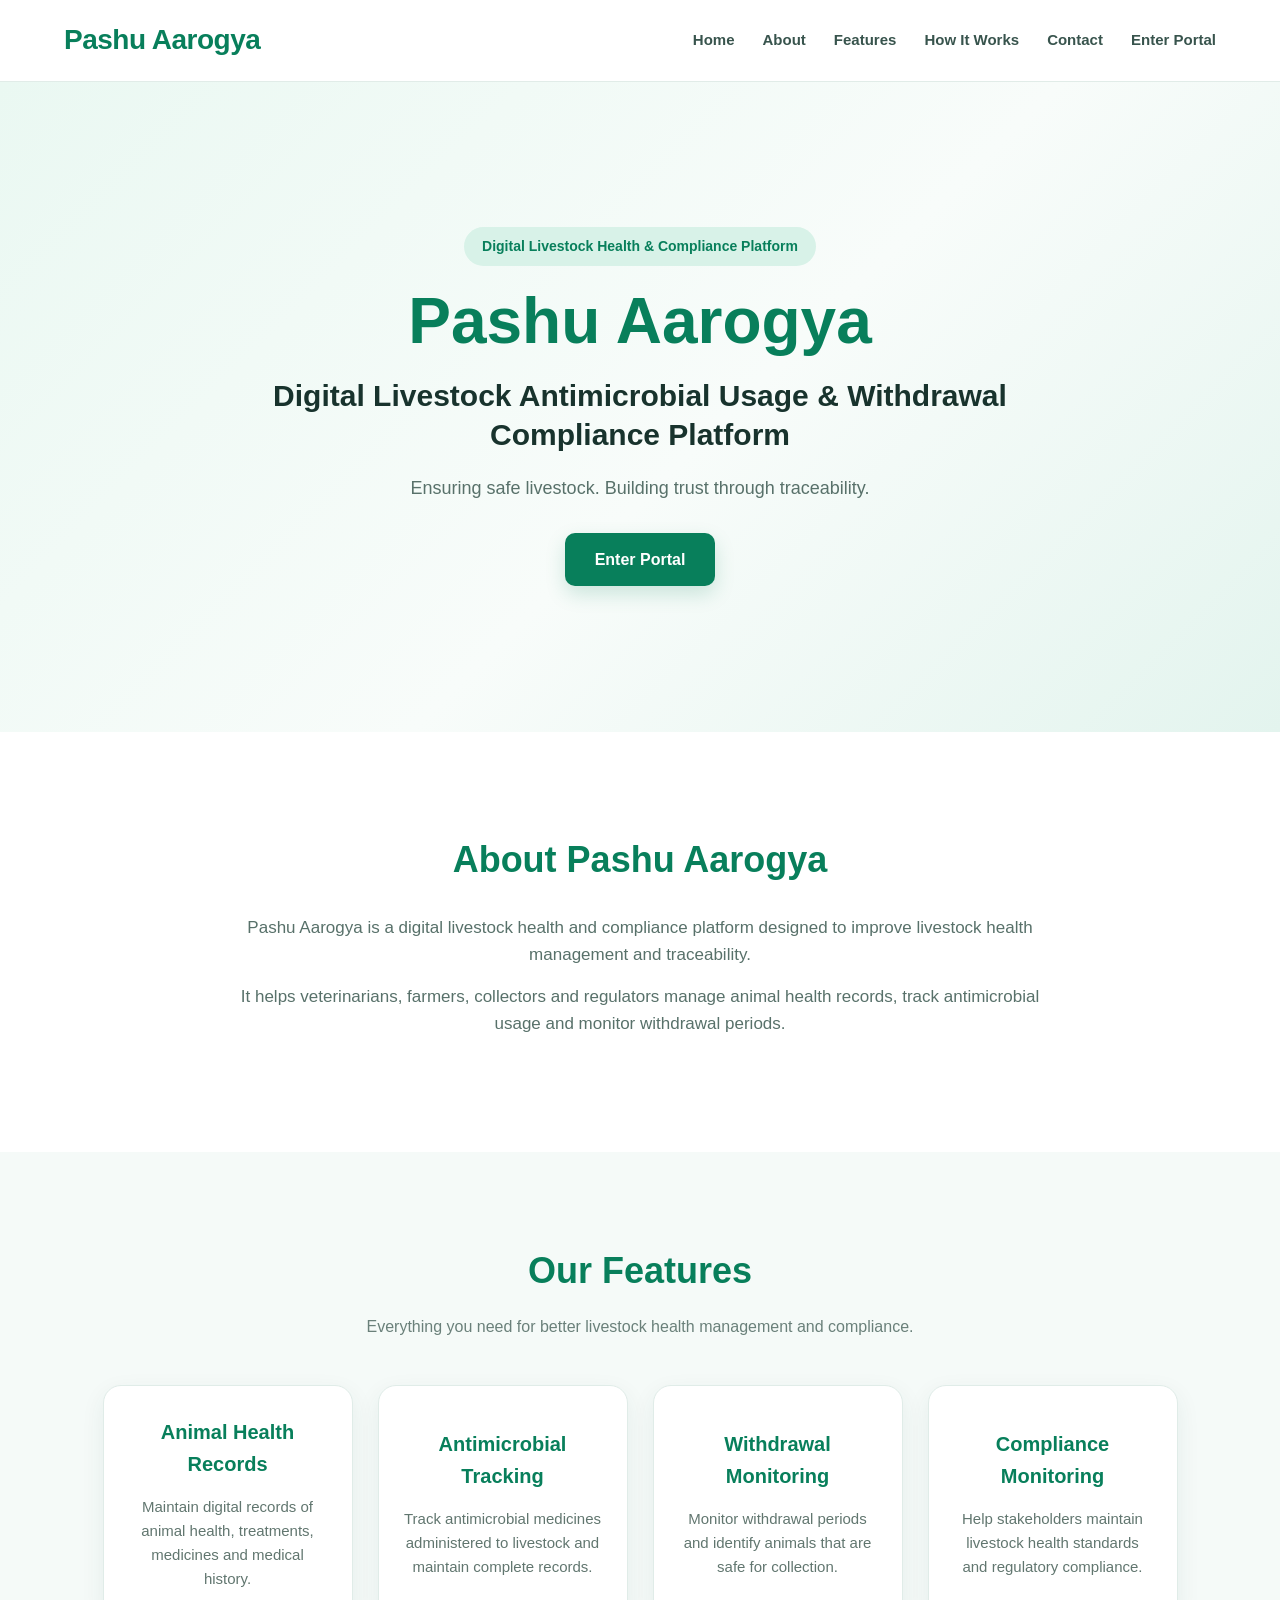
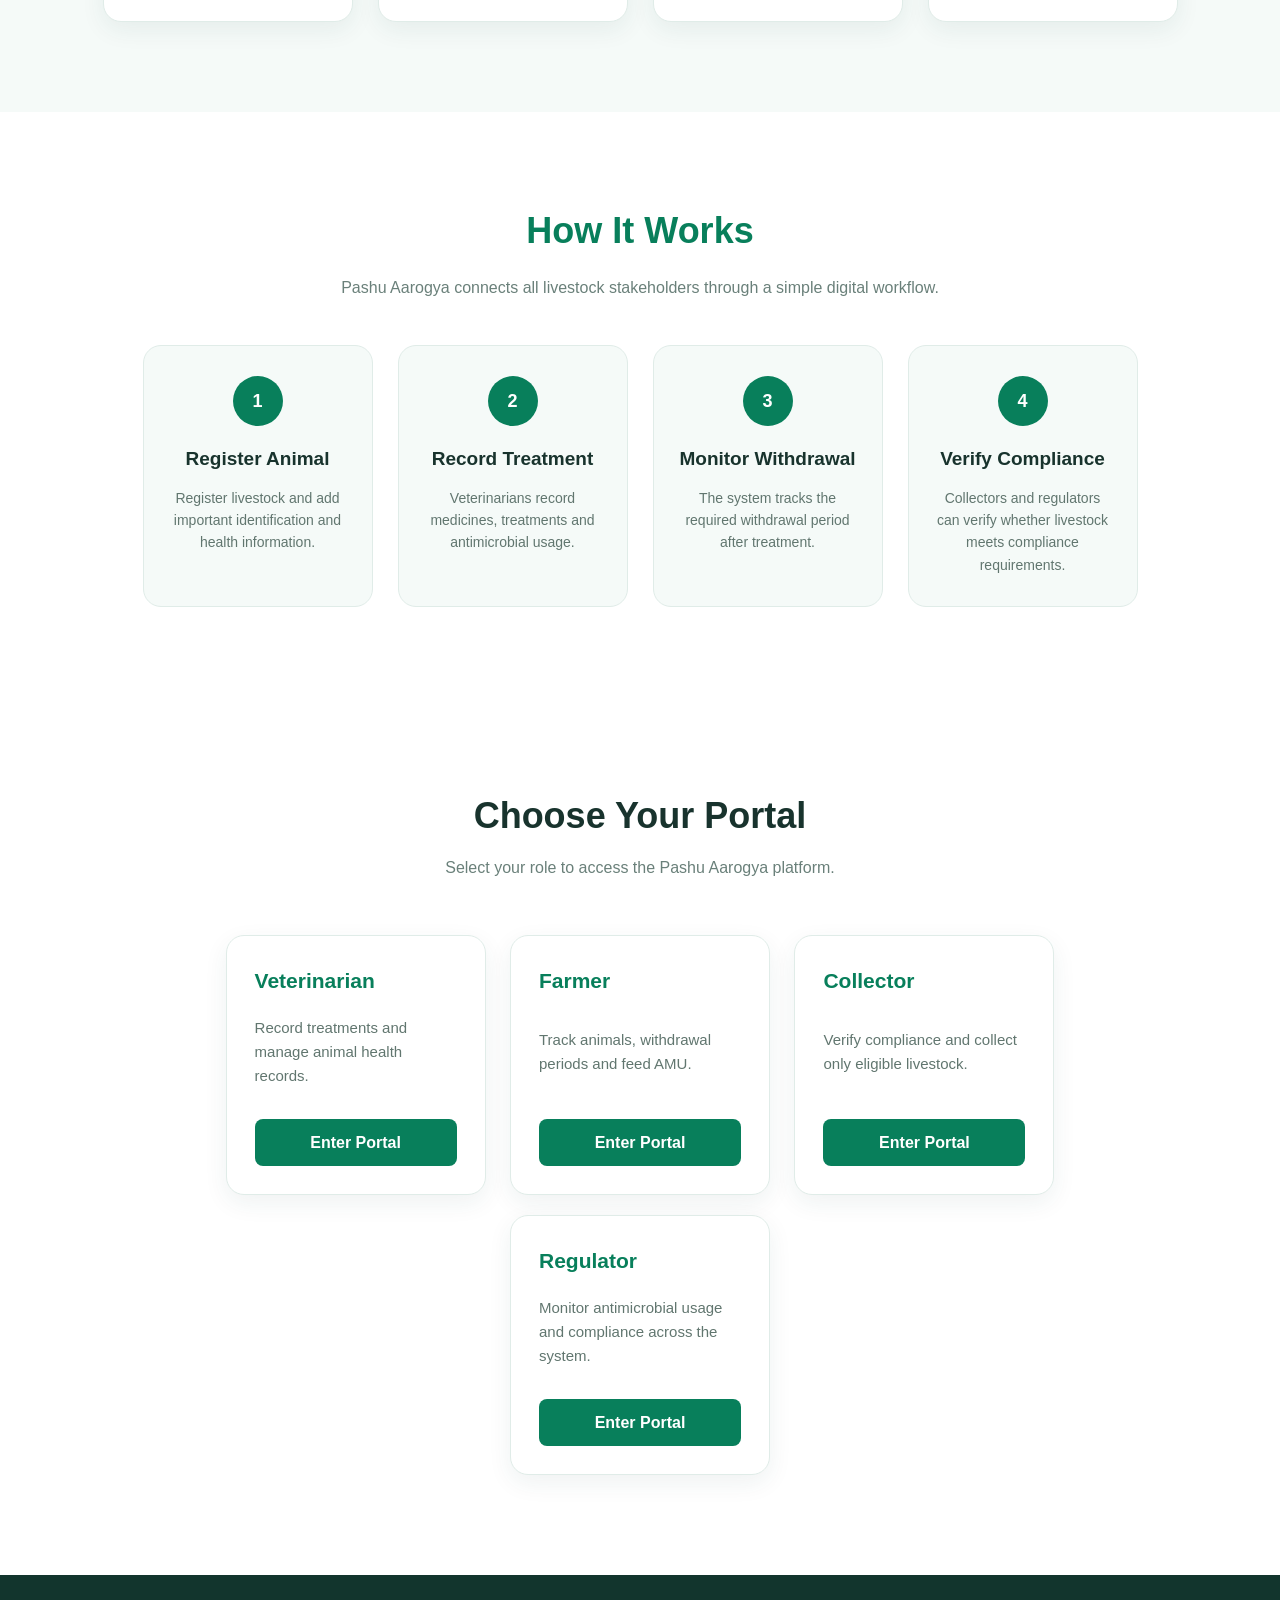
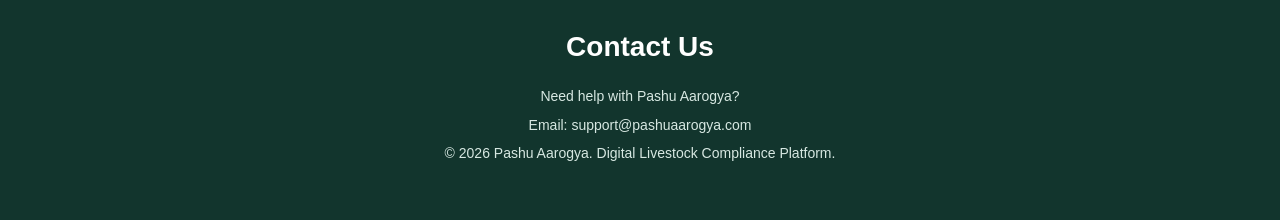
<file: index.html>
<!DOCTYPE html>
<html lang="en">

<head>
    <meta charset="UTF-8">

    <meta name="viewport" content="width=device-width, initial-scale=1.0">

    <title>Pashu Aarogya | Digital Livestock Compliance</title>

    <link rel="stylesheet" href="css/style.css">
</head>

<body>

    <!-- ================= HEADER ================= -->

    <header>

        <div>
            <h2>Pashu Aarogya</h2>
        </div>

        <nav>

            <!-- Home Tab -->
            <a href="#home">Home</a>

            <!-- About Tab -->
            <a href="#about">About</a>

            <!-- Features Tab -->
            <a href="#features">Features</a>

            <!-- How It Works Tab -->
            <a href="#how-it-works">How It Works</a>

            <!-- Contact Tab -->
            <a href="#contact">Contact</a>

            <!-- Enter Portal Tab -->
            <a href="#roles">Enter Portal</a>

        </nav>

    </header>


    <!-- ================= MAIN ================= -->

    <main>


        <!-- ================= HOME / HERO SECTION ================= -->

        <section id="home">

            <p>
                Digital Livestock Health & Compliance Platform
            </p>

            <h1>
                Pashu Aarogya
            </h1>

            <h2>
                Digital Livestock Antimicrobial Usage
                & Withdrawal Compliance Platform
            </h2>

            <p>
                Ensuring safe livestock.
                Building trust through traceability.
            </p>

            <a href="#roles" class="portal-button">
                Enter Portal
            </a>

        </section>



        <!-- ================= ABOUT SECTION ================= -->

        <section id="about">

            <h2>
                About Pashu Aarogya
            </h2>

            <p>
                Pashu Aarogya is a digital livestock health and
                compliance platform designed to improve livestock
                health management and traceability.
            </p>

            <p>
                It helps veterinarians, farmers, collectors and
                regulators manage animal health records, track
                antimicrobial usage and monitor withdrawal periods.
            </p>

        </section>



        <!-- ================= FEATURES SECTION ================= -->

        <section id="features">

            <h2>
                Our Features
            </h2>

            <p>
                Everything you need for better livestock health
                management and compliance.
            </p>


            <div class="feature-container">


                <!-- Feature 1 -->

                <article class="feature-card">

                    <h3>
                        Animal Health Records
                    </h3>

                    <p>
                        Maintain digital records of animal health,
                        treatments, medicines and medical history.
                    </p>

                </article>



                <!-- Feature 2 -->

                <article class="feature-card">

                    <h3>
                        Antimicrobial Tracking
                    </h3>

                    <p>
                        Track antimicrobial medicines administered
                        to livestock and maintain complete records.
                    </p>

                </article>



                <!-- Feature 3 -->

                <article class="feature-card">

                    <h3>
                        Withdrawal Monitoring
                    </h3>

                    <p>
                        Monitor withdrawal periods and identify
                        animals that are safe for collection.
                    </p>

                </article>



                <!-- Feature 4 -->

                <article class="feature-card">

                    <h3>
                        Compliance Monitoring
                    </h3>

                    <p>
                        Help stakeholders maintain livestock health
                        standards and regulatory compliance.
                    </p>

                </article>

            </div>

        </section>



        <!-- ================= HOW IT WORKS SECTION ================= -->

        <section id="how-it-works">

            <h2>
                How It Works
            </h2>

            <p>
                Pashu Aarogya connects all livestock stakeholders
                through a simple digital workflow.
            </p>


            <div class="steps">


                <!-- Step 1 -->

                <article>

                    <span>1</span>

                    <h3>
                        Register Animal
                    </h3>

                    <p>
                        Register livestock and add important
                        identification and health information.
                    </p>

                </article>



                <!-- Step 2 -->

                <article>

                    <span>2</span>

                    <h3>
                        Record Treatment
                    </h3>

                    <p>
                        Veterinarians record medicines, treatments
                        and antimicrobial usage.
                    </p>

                </article>



                <!-- Step 3 -->

                <article>

                    <span>3</span>

                    <h3>
                        Monitor Withdrawal
                    </h3>

                    <p>
                        The system tracks the required withdrawal
                        period after treatment.
                    </p>

                </article>



                <!-- Step 4 -->

                <article>

                    <span>4</span>

                    <h3>
                        Verify Compliance
                    </h3>

                    <p>
                        Collectors and regulators can verify
                        whether livestock meets compliance requirements.
                    </p>

                </article>

            </div>

        </section>



        <!-- ================= ROLE SELECTION ================= -->

        <section id="roles">

            <h2>
                Choose Your Portal
            </h2>

            <p>
                Select your role to access the Pashu Aarogya platform.
            </p>



            <!-- ================= VETERINARIAN ================= -->

            <article>

                <h3>
                    Veterinarian
                </h3>

                <p>
                    Record treatments and manage animal health records.
                </p>

                <a href="pages/vet-dashboard.html" class="portal-button">
                    Enter Portal
                </a>

            </article>



            <!-- ================= FARMER ================= -->

            <article>

                <h3>
                    Farmer
                </h3>

                <p>
                    Track animals, withdrawal periods and feed AMU.
                </p>

                <a href="pages/farmer-dashboard.html" class="portal-button">
                    Enter Portal
                </a>

            </article>



            <!-- ================= COLLECTOR ================= -->

            <article>

                <h3>
                    Collector
                </h3>

                <p>
                    Verify compliance and collect only eligible livestock.
                </p>

                <a href="pages/collector-dashboard.html" class="portal-button">
                    Enter Portal
                </a>

            </article>



            <!-- ================= REGULATOR ================= -->

            <article>

                <h3>
                    Regulator
                </h3>

                <p>
                    Monitor antimicrobial usage and compliance
                    across the system.
                </p>

                <a href="pages/regulator-dashboard.html" class="portal-button">
                    Enter Portal
                </a>

            </article>

        </section>

    </main>



    <!-- ================= CONTACT / FOOTER ================= -->

    <footer id="contact">

        <h2>
            Contact Us
        </h2>

        <p>
            Need help with Pashu Aarogya?
        </p>

        <p>
            Email: support@pashuaarogya.com
        </p>

        <p>
            © 2026 Pashu Aarogya. Digital Livestock Compliance Platform.
        </p>

    </footer>


</body>

</html>
</file>
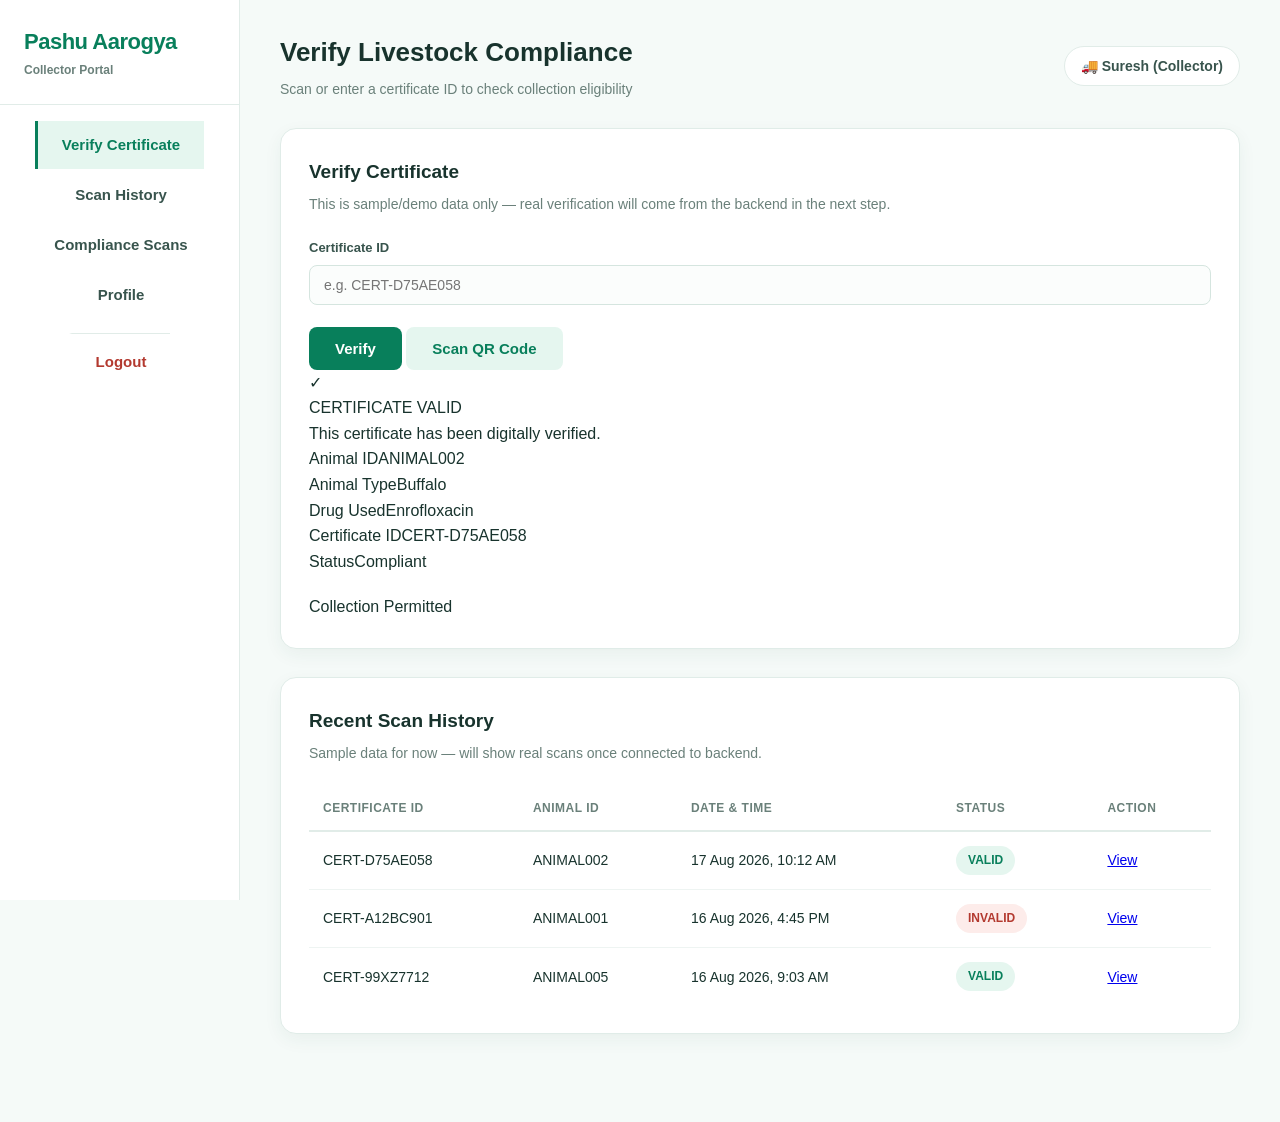
<file: collector-dashboard.html>
<!DOCTYPE html>
<html lang="en">
<head>
    <meta charset="UTF-8">
    <meta name="viewport" content="width=device-width, initial-scale=1.0">
    <title>Collector Dashboard | Pashu Aarogya</title>
    <link rel="stylesheet" href="../css/style.css">
    <link rel="stylesheet" href="../css/dashboard.css">
</head>
<body>

    <div class="dashboard">

        <!-- ============ SIDEBAR ============ -->
        <aside class="sidebar">
            <div class="logo">
                <h2>Pashu Aarogya</h2>
                <span>Collector Portal</span>
            </div>

            <nav>
                <a href="#" class="active">Verify Certificate</a>
                <a href="#">Scan History</a>
                <a href="#">Compliance Scans</a>
                <a href="#">Profile</a>
                <a href="../index.html" class="logout">Logout</a>
            </nav>
        </aside>

        <!-- ============ MAIN CONTENT ============ -->
        <main class="main-content">

            <div class="topbar">
                <div>
                    <h1>Verify Livestock Compliance</h1>
                    <p>Scan or enter a certificate ID to check collection eligibility</p>
                </div>
                <div class="user-chip">
                    🚚 Suresh (Collector)
                </div>
            </div>

            <!-- ============ VERIFY FORM ============ -->
            <section class="panel">
                <h2>Verify Certificate</h2>
                <p class="panel-subtitle">
                    This is sample/demo data only — real verification will come from the backend in the next step.
                </p>

                <div class="form-grid">
                    <div class="form-field">
                        <label for="certId">Certificate ID</label>
                        <input type="text" id="certId" placeholder="e.g. CERT-D75AE058">
                    </div>
                </div>

                <button type="button" class="btn-primary" onclick="showDemoResult()">Verify</button>
                <button type="button" class="btn-secondary">Scan QR Code</button>

                <!-- ============ VALID RESULT (sample) ============ -->
                <div class="verify-result valid" id="demoResult">
                    <div class="icon">✓</div>
                    <div class="result-title">CERTIFICATE VALID</div>
                    <p class="result-sub">This certificate has been digitally verified.</p>

                    <div class="result-details">
                        <div class="detail-row"><span>Animal ID</span><span>ANIMAL002</span></div>
                        <div class="detail-row"><span>Animal Type</span><span>Buffalo</span></div>
                        <div class="detail-row"><span>Drug Used</span><span>Enrofloxacin</span></div>
                        <div class="detail-row"><span>Certificate ID</span><span>CERT-D75AE058</span></div>
                        <div class="detail-row"><span>Status</span><span>Compliant</span></div>
                    </div>

                    <p class="success-banner" style="margin-top: 20px;">Collection Permitted</p>
                </div>
            </section>

            <!-- ============ RECENT SCAN HISTORY ============ -->
            <section class="panel">
                <h2>Recent Scan History</h2>
                <p class="panel-subtitle">Sample data for now — will show real scans once connected to backend.</p>

                <table class="data-table">
                    <thead>
                        <tr>
                            <th>Certificate ID</th>
                            <th>Animal ID</th>
                            <th>Date &amp; Time</th>
                            <th>Status</th>
                            <th>Action</th>
                        </tr>
                    </thead>
                    <tbody>
                        <tr>
                            <td>CERT-D75AE058</td>
                            <td>ANIMAL002</td>
                            <td>17 Aug 2026, 10:12 AM</td>
                            <td><span class="badge valid">VALID</span></td>
                            <td><a href="#">View</a></td>
                        </tr>
                        <tr>
                            <td>CERT-A12BC901</td>
                            <td>ANIMAL001</td>
                            <td>16 Aug 2026, 4:45 PM</td>
                            <td><span class="badge invalid">INVALID</span></td>
                            <td><a href="#">View</a></td>
                        </tr>
                        <tr>
                            <td>CERT-99XZ7712</td>
                            <td>ANIMAL005</td>
                            <td>16 Aug 2026, 9:03 AM</td>
                            <td><span class="badge valid">VALID</span></td>
                            <td><a href="#">View</a></td>
                        </tr>
                    </tbody>
                </table>
            </section>

        </main>
    </div>

    <script>
        // This just shows/hides the sample result box for now.
        // Real verification logic gets added in the backend-connection step.
        function showDemoResult() {
            document.getElementById('demoResult').style.display = 'block';
        }
    </script>

</body>
</html>
</file>
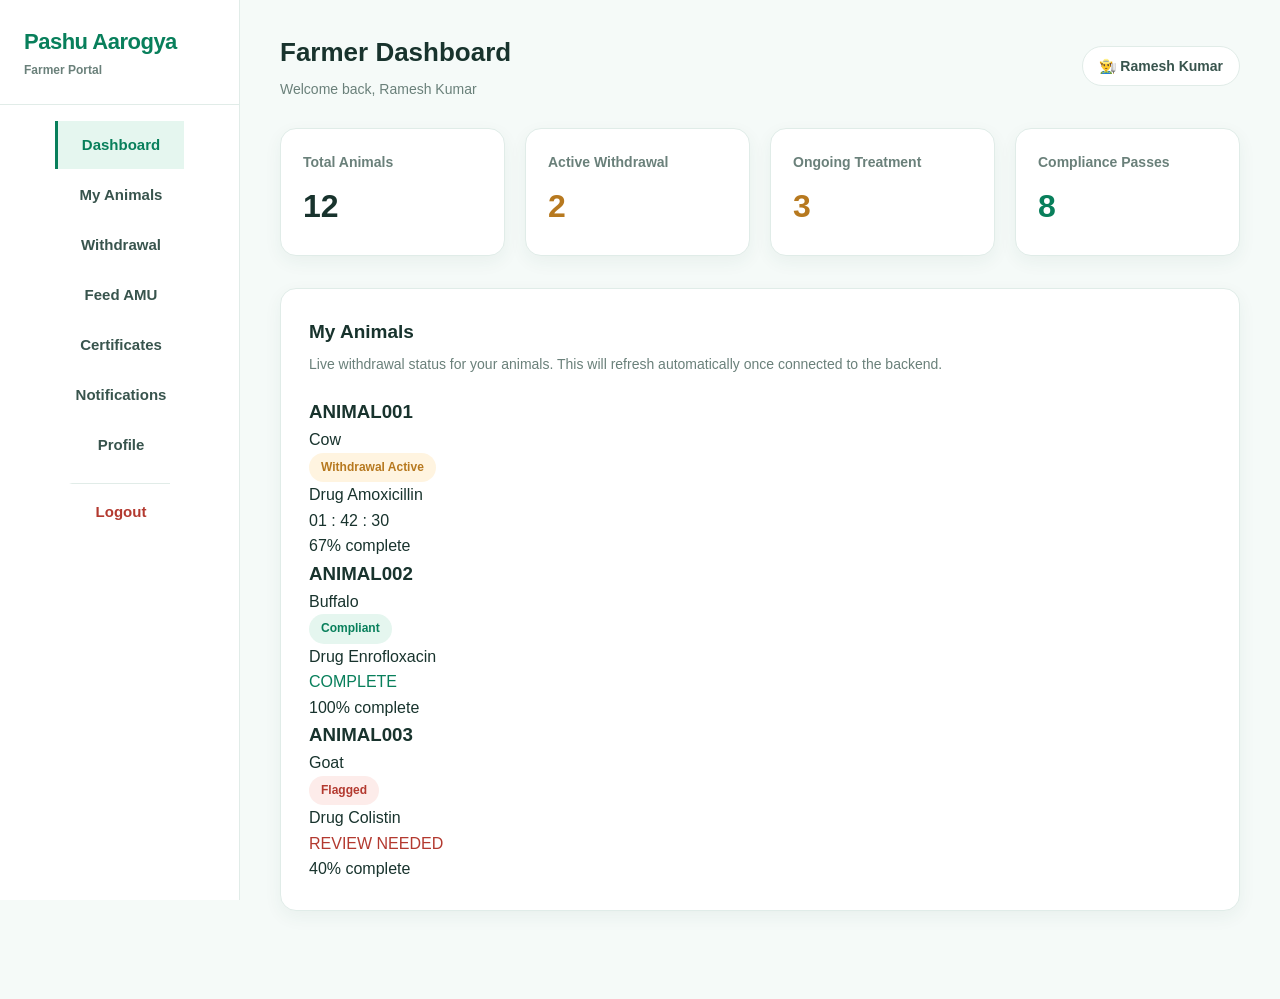
<file: Farmer-dashboard.html>
<!DOCTYPE html>
<html lang="en">
<head>
    <meta charset="UTF-8">
    <meta name="viewport" content="width=device-width, initial-scale=1.0">
    <title>Farmer Dashboard | Pashu Aarogya</title>
    <link rel="stylesheet" href="../css/style.css">
    <link rel="stylesheet" href="../css/dashboard.css">
</head>
<body>

    <div class="dashboard">

        <!-- ============ SIDEBAR ============ -->
        <aside class="sidebar">
            <div class="logo">
                <h2>Pashu Aarogya</h2>
                <span>Farmer Portal</span>
            </div>

            <nav>
                <a href="#" class="active">Dashboard</a>
                <a href="#">My Animals</a>
                <a href="#">Withdrawal</a>
                <a href="#">Feed AMU</a>
                <a href="#">Certificates</a>
                <a href="#">Notifications</a>
                <a href="#">Profile</a>
                <a href="../index.html" class="logout">Logout</a>
            </nav>
        </aside>

        <!-- ============ MAIN CONTENT ============ -->
        <main class="main-content">

            <div class="topbar">
                <div>
                    <h1>Farmer Dashboard</h1>
                    <p>Welcome back, Ramesh Kumar</p>
                </div>
                <div class="user-chip">
                    👨‍🌾 Ramesh Kumar
                </div>
            </div>

            <!-- ============ SUMMARY CARDS ============ -->
            <!-- These 4 numbers will come from the backend later. Sample data for now. -->
            <section class="summary-cards">
                <div class="summary-card">
                    <p class="label">Total Animals</p>
                    <p class="value">12</p>
                </div>
                <div class="summary-card">
                    <p class="label">Active Withdrawal</p>
                    <p class="value amber">2</p>
                </div>
                <div class="summary-card">
                    <p class="label">Ongoing Treatment</p>
                    <p class="value amber">3</p>
                </div>
                <div class="summary-card">
                    <p class="label">Compliance Passes</p>
                    <p class="value green">8</p>
                </div>
            </section>

            <!-- ============ ANIMAL STATUS CARDS ============ -->
            <section class="panel">
                <h2>My Animals</h2>
                <p class="panel-subtitle">
                    Live withdrawal status for your animals. This will refresh automatically once connected to the backend.
                </p>

                <div class="animal-cards">

                    <!-- Animal 1: Active withdrawal -->
                    <div class="animal-card">
                        <div class="animal-card-top">
                            <div>
                                <h3>ANIMAL001</h3>
                                <p class="species">Cow</p>
                            </div>
                            <span class="badge withdrawal">Withdrawal Active</span>
                        </div>

                        <div class="detail-row">
                            <span>Drug</span>
                            <span>Amoxicillin</span>
                        </div>

                        <div class="countdown">01 : 42 : 30</div>

                        <div class="progress-bar-track">
                            <div class="progress-bar-fill" style="width: 67%;"></div>
                        </div>
                        <p class="progress-label">67% complete</p>
                    </div>

                    <!-- Animal 2: Compliant / withdrawal complete -->
                    <div class="animal-card">
                        <div class="animal-card-top">
                            <div>
                                <h3>ANIMAL002</h3>
                                <p class="species">Buffalo</p>
                            </div>
                            <span class="badge compliant">Compliant</span>
                        </div>

                        <div class="detail-row">
                            <span>Drug</span>
                            <span>Enrofloxacin</span>
                        </div>

                        <div class="countdown" style="color:#087f5b;">COMPLETE</div>

                        <div class="progress-bar-track">
                            <div class="progress-bar-fill green" style="width: 100%;"></div>
                        </div>
                        <p class="progress-label">100% complete</p>
                    </div>

                    <!-- Animal 3: Flagged -->
                    <div class="animal-card">
                        <div class="animal-card-top">
                            <div>
                                <h3>ANIMAL003</h3>
                                <p class="species">Goat</p>
                            </div>
                            <span class="badge flagged">Flagged</span>
                        </div>

                        <div class="detail-row">
                            <span>Drug</span>
                            <span>Colistin</span>
                        </div>

                        <div class="countdown" style="color:#b3392f;">REVIEW NEEDED</div>

                        <div class="progress-bar-track">
                            <div class="progress-bar-fill" style="width: 40%; background:#b3392f;"></div>
                        </div>
                        <p class="progress-label">40% complete</p>
                    </div>

                </div>
            </section>

        </main>
    </div>

</body>
</html>
</file>
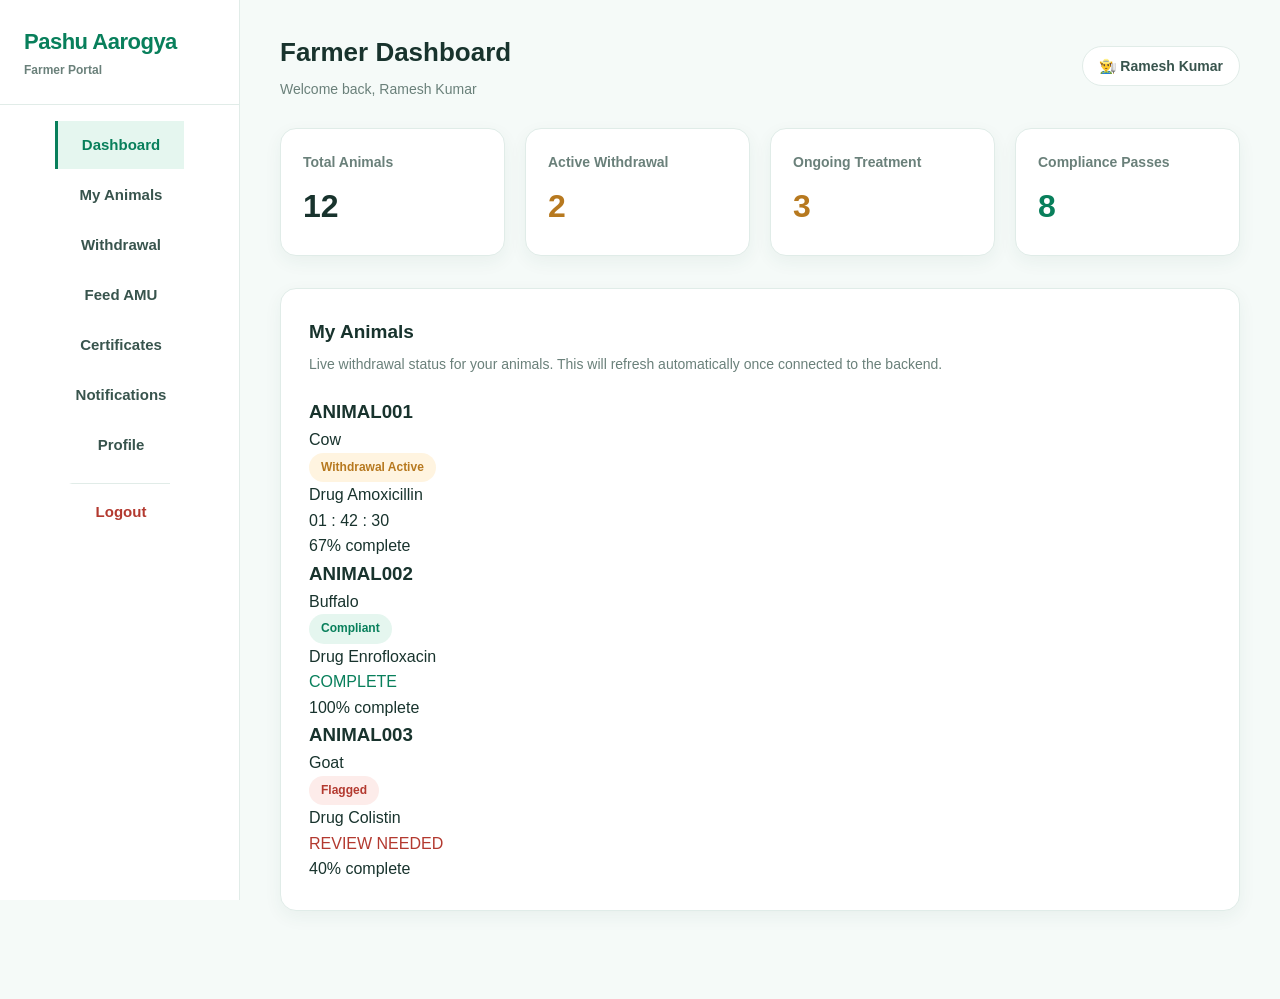
<file: farmer-dashboard.html>
<!DOCTYPE html>
<html lang="en">
<head>
    <meta charset="UTF-8">
    <meta name="viewport" content="width=device-width, initial-scale=1.0">
    <title>Farmer Dashboard | Pashu Aarogya</title>
    <link rel="stylesheet" href="../css/style.css">
    <link rel="stylesheet" href="../css/dashboard.css">
</head>
<body>

    <div class="dashboard">

        <!-- ============ SIDEBAR ============ -->
        <aside class="sidebar">
            <div class="logo">
                <h2>Pashu Aarogya</h2>
                <span>Farmer Portal</span>
            </div>

            <nav>
                <a href="#" class="active">Dashboard</a>
                <a href="#">My Animals</a>
                <a href="#">Withdrawal</a>
                <a href="#">Feed AMU</a>
                <a href="#">Certificates</a>
                <a href="#">Notifications</a>
                <a href="#">Profile</a>
                <a href="../index.html" class="logout">Logout</a>
            </nav>
        </aside>

        <!-- ============ MAIN CONTENT ============ -->
        <main class="main-content">

            <div class="topbar">
                <div>
                    <h1>Farmer Dashboard</h1>
                    <p>Welcome back, Ramesh Kumar</p>
                </div>
                <div class="user-chip">
                    👨‍🌾 Ramesh Kumar
                </div>
            </div>

            <!-- ============ SUMMARY CARDS ============ -->
            <!-- These 4 numbers will come from the backend later. Sample data for now. -->
            <section class="summary-cards">
                <div class="summary-card">
                    <p class="label">Total Animals</p>
                    <p class="value">12</p>
                </div>
                <div class="summary-card">
                    <p class="label">Active Withdrawal</p>
                    <p class="value amber">2</p>
                </div>
                <div class="summary-card">
                    <p class="label">Ongoing Treatment</p>
                    <p class="value amber">3</p>
                </div>
                <div class="summary-card">
                    <p class="label">Compliance Passes</p>
                    <p class="value green">8</p>
                </div>
            </section>

            <!-- ============ ANIMAL STATUS CARDS ============ -->
            <section class="panel">
                <h2>My Animals</h2>
                <p class="panel-subtitle">
                    Live withdrawal status for your animals. This will refresh automatically once connected to the backend.
                </p>

                <div class="animal-cards">

                    <!-- Animal 1: Active withdrawal -->
                    <div class="animal-card">
                        <div class="animal-card-top">
                            <div>
                                <h3>ANIMAL001</h3>
                                <p class="species">Cow</p>
                            </div>
                            <span class="badge withdrawal">Withdrawal Active</span>
                        </div>

                        <div class="detail-row">
                            <span>Drug</span>
                            <span>Amoxicillin</span>
                        </div>

                        <div class="countdown">01 : 42 : 30</div>

                        <div class="progress-bar-track">
                            <div class="progress-bar-fill" style="width: 67%;"></div>
                        </div>
                        <p class="progress-label">67% complete</p>
                    </div>

                    <!-- Animal 2: Compliant / withdrawal complete -->
                    <div class="animal-card">
                        <div class="animal-card-top">
                            <div>
                                <h3>ANIMAL002</h3>
                                <p class="species">Buffalo</p>
                            </div>
                            <span class="badge compliant">Compliant</span>
                        </div>

                        <div class="detail-row">
                            <span>Drug</span>
                            <span>Enrofloxacin</span>
                        </div>

                        <div class="countdown" style="color:#087f5b;">COMPLETE</div>

                        <div class="progress-bar-track">
                            <div class="progress-bar-fill green" style="width: 100%;"></div>
                        </div>
                        <p class="progress-label">100% complete</p>
                    </div>

                    <!-- Animal 3: Flagged -->
                    <div class="animal-card">
                        <div class="animal-card-top">
                            <div>
                                <h3>ANIMAL003</h3>
                                <p class="species">Goat</p>
                            </div>
                            <span class="badge flagged">Flagged</span>
                        </div>

                        <div class="detail-row">
                            <span>Drug</span>
                            <span>Colistin</span>
                        </div>

                        <div class="countdown" style="color:#b3392f;">REVIEW NEEDED</div>

                        <div class="progress-bar-track">
                            <div class="progress-bar-fill" style="width: 40%; background:#b3392f;"></div>
                        </div>
                        <p class="progress-label">40% complete</p>
                    </div>

                </div>
            </section>

        </main>
    </div>

</body>
</html>
</file>
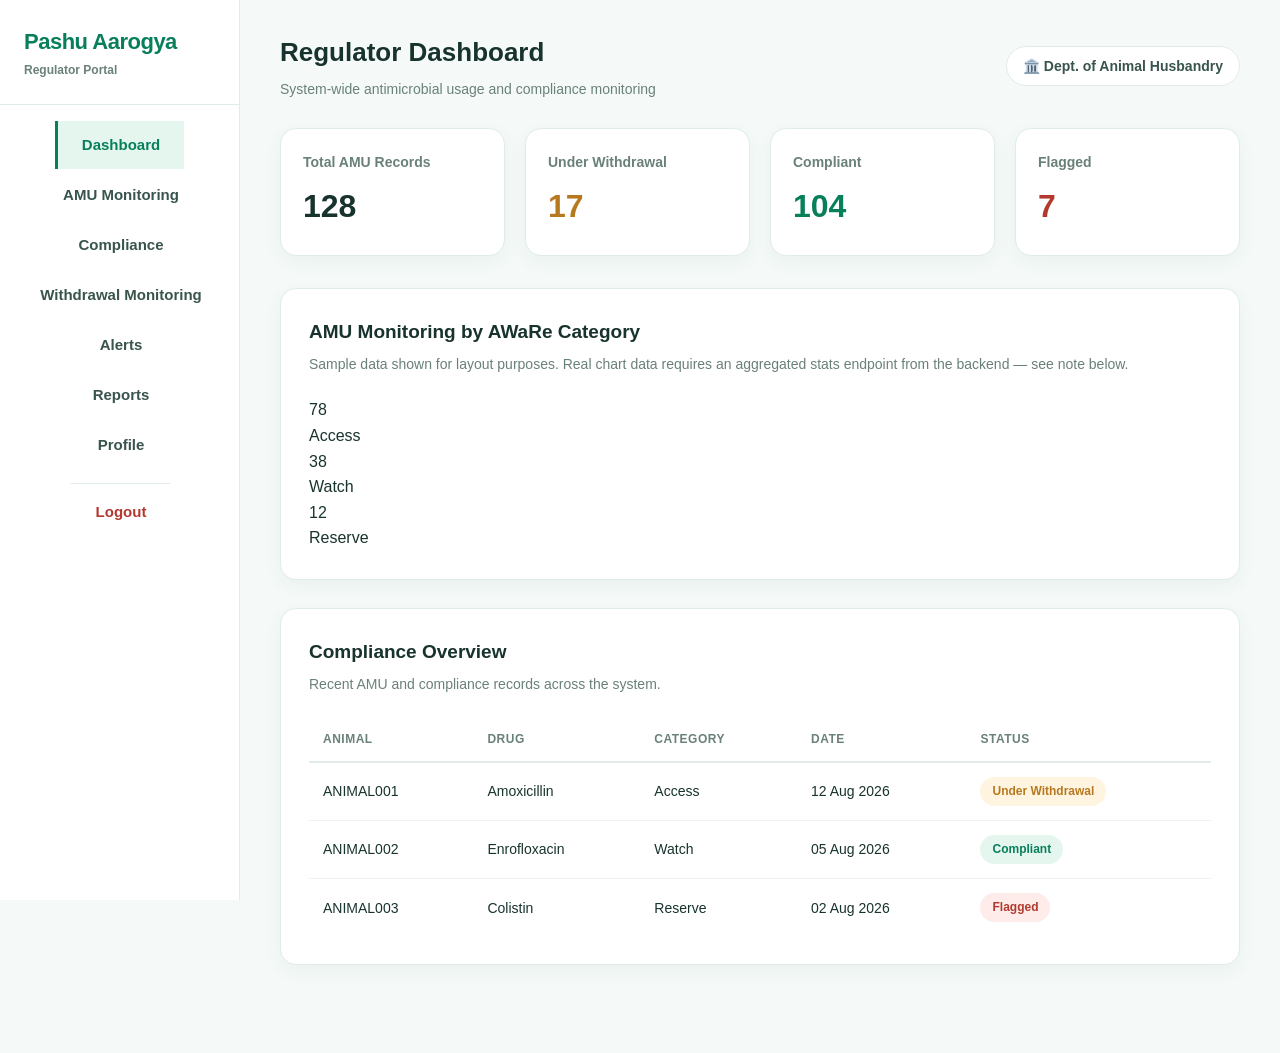
<file: regulator-dashboard.html>
<!DOCTYPE html>
<html lang="en">
<head>
    <meta charset="UTF-8">
    <meta name="viewport" content="width=device-width, initial-scale=1.0">
    <title>Regulator Dashboard | Pashu Aarogya</title>
    <link rel="stylesheet" href="../css/style.css">
    <link rel="stylesheet" href="../css/dashboard.css">
</head>
<body>

    <div class="dashboard">

        <!-- ============ SIDEBAR ============ -->
        <aside class="sidebar">
            <div class="logo">
                <h2>Pashu Aarogya</h2>
                <span>Regulator Portal</span>
            </div>

            <nav>
                <a href="#" class="active">Dashboard</a>
                <a href="#">AMU Monitoring</a>
                <a href="#">Compliance</a>
                <a href="#">Withdrawal Monitoring</a>
                <a href="#">Alerts</a>
                <a href="#">Reports</a>
                <a href="#">Profile</a>
                <a href="../index.html" class="logout">Logout</a>
            </nav>
        </aside>

        <!-- ============ MAIN CONTENT ============ -->
        <main class="main-content">

            <div class="topbar">
                <div>
                    <h1>Regulator Dashboard</h1>
                    <p>System-wide antimicrobial usage and compliance monitoring</p>
                </div>
                <div class="user-chip">
                    🏛️ Dept. of Animal Husbandry
                </div>
            </div>

            <!-- ============ SUMMARY CARDS ============ -->
            <section class="summary-cards">
                <div class="summary-card">
                    <p class="label">Total AMU Records</p>
                    <p class="value">128</p>
                </div>
                <div class="summary-card">
                    <p class="label">Under Withdrawal</p>
                    <p class="value amber">17</p>
                </div>
                <div class="summary-card">
                    <p class="label">Compliant</p>
                    <p class="value green">104</p>
                </div>
                <div class="summary-card">
                    <p class="label">Flagged</p>
                    <p class="value red">7</p>
                </div>
            </section>

            <!-- ============ AMU MONITORING CHART ============ -->
            <section class="panel">
                <h2>AMU Monitoring by AWaRe Category</h2>
                <p class="panel-subtitle">
                    Sample data shown for layout purposes. Real chart data requires an aggregated stats endpoint from the backend — see note below.
                </p>

                <div class="bar-chart">
                    <div class="bar-column">
                        <span class="bar-value">78</span>
                        <div class="bar access" style="height: 100%;"></div>
                        <span class="bar-label">Access</span>
                    </div>
                    <div class="bar-column">
                        <span class="bar-value">38</span>
                        <div class="bar watch" style="height: 49%;"></div>
                        <span class="bar-label">Watch</span>
                    </div>
                    <div class="bar-column">
                        <span class="bar-value">12</span>
                        <div class="bar reserve" style="height: 15%;"></div>
                        <span class="bar-label">Reserve</span>
                    </div>
                </div>
            </section>

            <!-- ============ COMPLIANCE OVERVIEW ============ -->
            <section class="panel">
                <h2>Compliance Overview</h2>
                <p class="panel-subtitle">Recent AMU and compliance records across the system.</p>

                <table class="data-table">
                    <thead>
                        <tr>
                            <th>Animal</th>
                            <th>Drug</th>
                            <th>Category</th>
                            <th>Date</th>
                            <th>Status</th>
                        </tr>
                    </thead>
                    <tbody>
                        <tr>
                            <td>ANIMAL001</td>
                            <td>Amoxicillin</td>
                            <td>Access</td>
                            <td>12 Aug 2026</td>
                            <td><span class="badge withdrawal">Under Withdrawal</span></td>
                        </tr>
                        <tr>
                            <td>ANIMAL002</td>
                            <td>Enrofloxacin</td>
                            <td>Watch</td>
                            <td>05 Aug 2026</td>
                            <td><span class="badge compliant">Compliant</span></td>
                        </tr>
                        <tr>
                            <td>ANIMAL003</td>
                            <td>Colistin</td>
                            <td>Reserve</td>
                            <td>02 Aug 2026</td>
                            <td><span class="badge flagged">Flagged</span></td>
                        </tr>
                    </tbody>
                </table>
            </section>

        </main>
    </div>

</body>
</html>
</file>
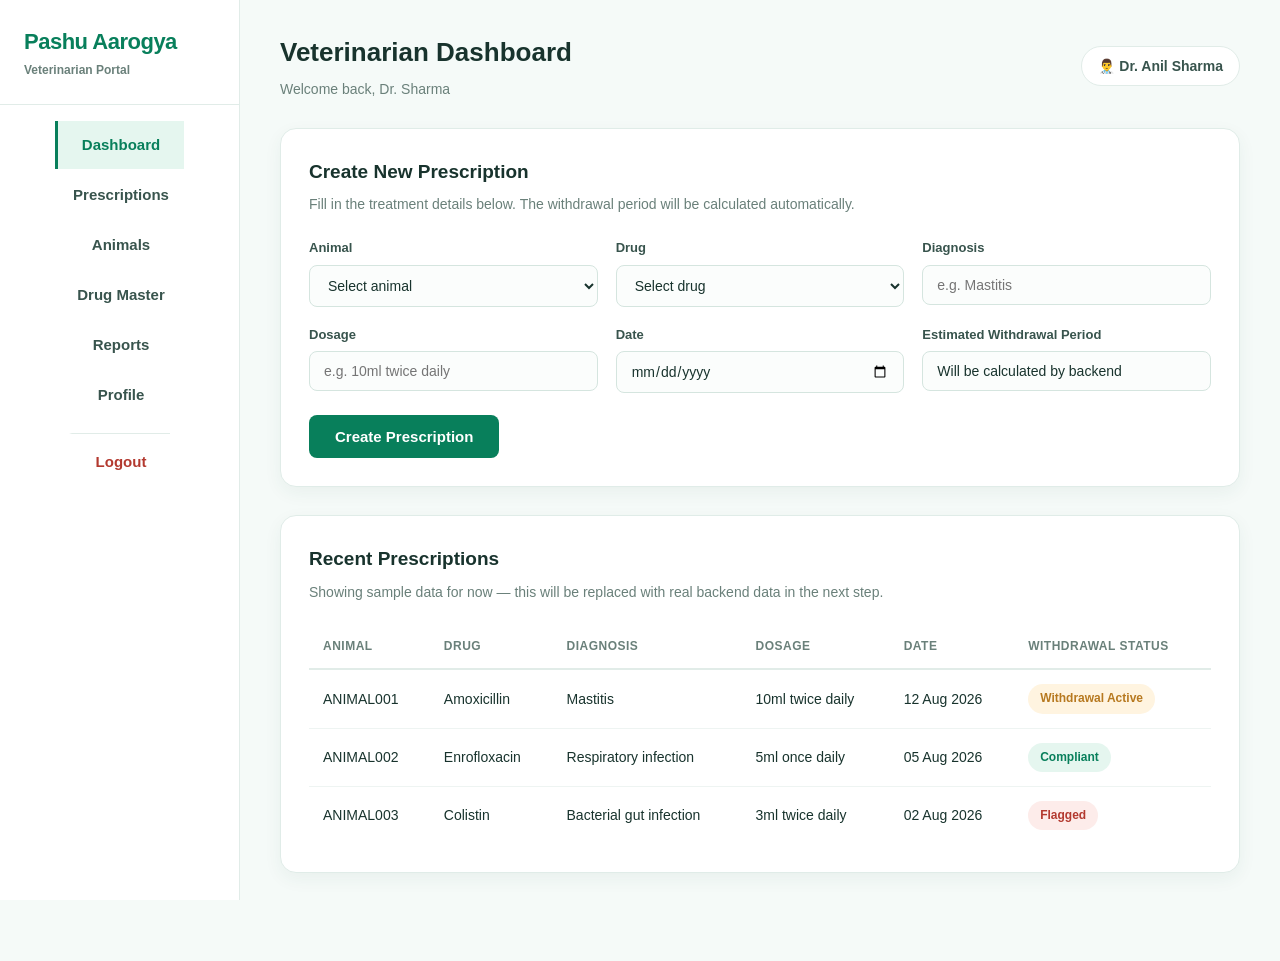
<file: vet-dashboard.html>
<!DOCTYPE html>
<html lang="en">
<head>
    <meta charset="UTF-8">
    <meta name="viewport" content="width=device-width, initial-scale=1.0">
    <title>Veterinarian Dashboard | Pashu Aarogya</title>
    <!-- Note the ../ because this file lives inside /pages -->
    <link rel="stylesheet" href="../css/style.css">
    <link rel="stylesheet" href="../css/dashboard.css">
</head>
<body>

    <div class="dashboard">

        <!-- ============ SIDEBAR ============ -->
        <aside class="sidebar">
            <div class="logo">
                <h2>Pashu Aarogya</h2>
                <span>Veterinarian Portal</span>
            </div>

            <nav>
                <a href="#" class="active">Dashboard</a>
                <a href="#">Prescriptions</a>
                <a href="#">Animals</a>
                <a href="#">Drug Master</a>
                <a href="#">Reports</a>
                <a href="#">Profile</a>
                <a href="../index.html" class="logout">Logout</a>
            </nav>
        </aside>

        <!-- ============ MAIN CONTENT ============ -->
        <main class="main-content">

            <div class="topbar">
                <div>
                    <h1>Veterinarian Dashboard</h1>
                    <p>Welcome back, Dr. Sharma</p>
                </div>
                <div class="user-chip">
                    👨‍⚕️ Dr. Anil Sharma
                </div>
            </div>

            <!-- ============ CREATE PRESCRIPTION FORM ============ -->
            <section class="panel">
                <h2>Create New Prescription</h2>
                <p class="panel-subtitle">
                    Fill in the treatment details below. The withdrawal period will be calculated automatically.
                </p>

                <!-- This message box will be used later to show success / error from the backend -->
                <div class="status-message success" id="prescriptionStatus"></div>

                <form id="prescriptionForm">
                    <div class="form-grid">

                        <div class="form-field">
                            <label for="animal">Animal</label>
                            <select id="animal" name="animal">
                                <option value="">Select animal</option>
                                <option value="ANIMAL001">ANIMAL001 - Cow</option>
                                <option value="ANIMAL002">ANIMAL002 - Buffalo</option>
                                <option value="ANIMAL003">ANIMAL003 - Goat</option>
                            </select>
                        </div>

                        <div class="form-field">
                            <label for="drug">Drug</label>
                            <select id="drug" name="drug">
                                <option value="">Select drug</option>
                                <option value="Amoxicillin">Amoxicillin (Access)</option>
                                <option value="Enrofloxacin">Enrofloxacin (Watch)</option>
                                <option value="Colistin">Colistin (Reserve)</option>
                            </select>
                        </div>

                        <div class="form-field">
                            <label for="diagnosis">Diagnosis</label>
                            <input type="text" id="diagnosis" name="diagnosis" placeholder="e.g. Mastitis">
                        </div>

                        <div class="form-field">
                            <label for="dosage">Dosage</label>
                            <input type="text" id="dosage" name="dosage" placeholder="e.g. 10ml twice daily">
                        </div>

                        <div class="form-field">
                            <label for="date">Date</label>
                            <input type="date" id="date" name="date">
                        </div>

                        <div class="form-field">
                            <label>Estimated Withdrawal Period</label>
                            <input type="text" value="Will be calculated by backend" disabled>
                        </div>

                    </div>

                    <button type="submit" class="btn-primary">Create Prescription</button>
                </form>
            </section>

            <!-- ============ RECENT PRESCRIPTIONS TABLE ============ -->
            <section class="panel">
                <h2>Recent Prescriptions</h2>
                <p class="panel-subtitle">
                    Showing sample data for now — this will be replaced with real backend data in the next step.
                </p>

                <table class="data-table">
                    <thead>
                        <tr>
                            <th>Animal</th>
                            <th>Drug</th>
                            <th>Diagnosis</th>
                            <th>Dosage</th>
                            <th>Date</th>
                            <th>Withdrawal Status</th>
                        </tr>
                    </thead>
                    <tbody id="prescriptionsTableBody">
                        <tr>
                            <td>ANIMAL001</td>
                            <td>Amoxicillin</td>
                            <td>Mastitis</td>
                            <td>10ml twice daily</td>
                            <td>12 Aug 2026</td>
                            <td><span class="badge withdrawal">Withdrawal Active</span></td>
                        </tr>
                        <tr>
                            <td>ANIMAL002</td>
                            <td>Enrofloxacin</td>
                            <td>Respiratory infection</td>
                            <td>5ml once daily</td>
                            <td>05 Aug 2026</td>
                            <td><span class="badge compliant">Compliant</span></td>
                        </tr>
                        <tr>
                            <td>ANIMAL003</td>
                            <td>Colistin</td>
                            <td>Bacterial gut infection</td>
                            <td>3ml twice daily</td>
                            <td>02 Aug 2026</td>
                            <td><span class="badge flagged">Flagged</span></td>
                        </tr>
                    </tbody>
                </table>
            </section>

        </main>
    </div>

    <!-- We'll connect this form to the real backend in the next step -->
    <script>
        document.getElementById('prescriptionForm').addEventListener('submit', function (e) {
            e.preventDefault();
            alert('This form is not connected to the backend yet — that happens in the next step!');
        });
    </script>

</body>
</html>
</file>
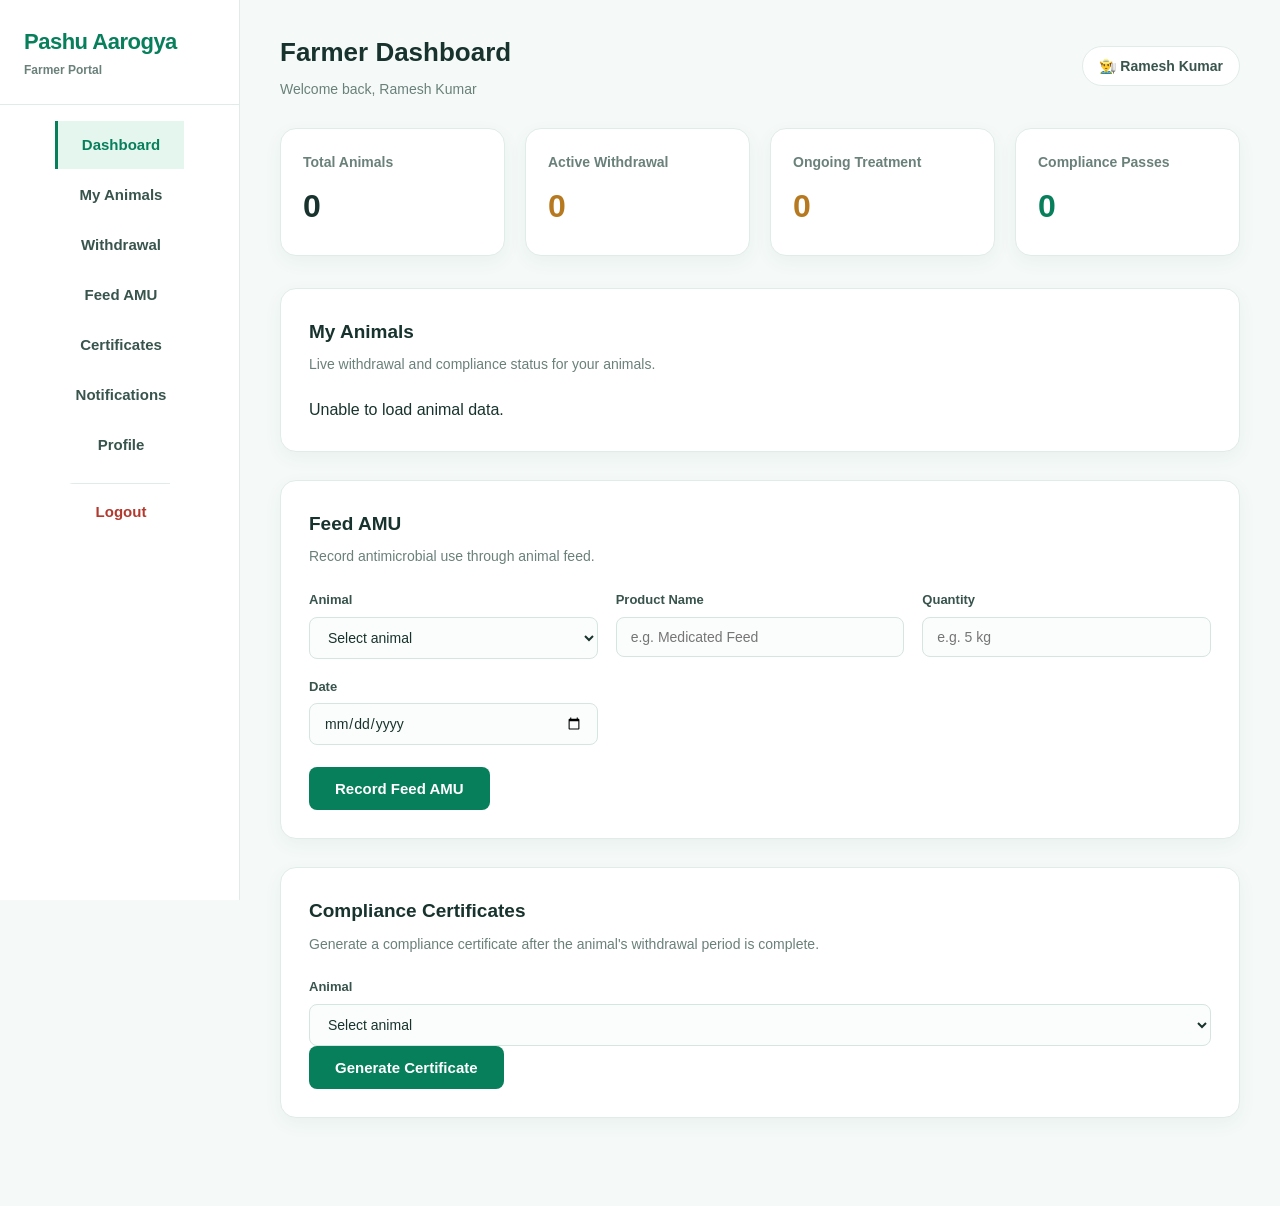
<file: pages/farmer-dashboard.html>
<!DOCTYPE html>
<html lang="en">

<head>
    <meta charset="UTF-8">
    <meta name="viewport" content="width=device-width, initial-scale=1.0">

    <title>Farmer Dashboard | Pashu Aarogya</title>

    <link rel="stylesheet" href="../css/style.css">
    <link rel="stylesheet" href="../css/dashboard.css">
</head>

<body>

    <div class="dashboard">

        <!-- =========================
             SIDEBAR
        ========================== -->

        <aside class="sidebar">

            <div class="logo">

                <h2>Pashu Aarogya</h2>

                <span>
                    Farmer Portal
                </span>

            </div>


            <nav>

                <a href="#" class="active">
                    Dashboard
                </a>

                <a href="#animals">
                    My Animals
                </a>

                <a href="#animals">
                    Withdrawal
                </a>

                <a href="#feed-amu">
                    Feed AMU
                </a>

                <a href="#certificates">
                    Certificates
                </a>

                <a href="#">
                    Notifications
                </a>

                <a href="#">
                    Profile
                </a>

                <a
                    href="../index.html"
                    class="logout"
                >
                    Logout
                </a>

            </nav>

        </aside>


        <!-- =========================
             MAIN CONTENT
        ========================== -->

        <main class="main-content">


            <!-- TOP BAR -->

            <div class="topbar">

                <div>

                    <h1>
                        Farmer Dashboard
                    </h1>

                    <p>
                        Welcome back, Ramesh Kumar
                    </p>

                </div>


                <div class="user-chip">

                    👨‍🌾 Ramesh Kumar

                </div>

            </div>



            <!-- =========================
                 SUMMARY CARDS
            ========================== -->

            <section class="summary-cards">


                <div class="summary-card">

                    <p class="label">
                        Total Animals
                    </p>

                    <p
                        class="value"
                        id="totalAnimals"
                    >
                        0
                    </p>

                </div>


                <div class="summary-card">

                    <p class="label">
                        Active Withdrawal
                    </p>

                    <p
                        class="value amber"
                        id="activeWithdrawals"
                    >
                        0
                    </p>

                </div>


                <div class="summary-card">

                    <p class="label">
                        Ongoing Treatment
                    </p>

                    <p
                        class="value amber"
                        id="ongoingTreatments"
                    >
                        0
                    </p>

                </div>


                <div class="summary-card">

                    <p class="label">
                        Compliance Passes
                    </p>

                    <p
                        class="value green"
                        id="compliancePasses"
                    >
                        0
                    </p>

                </div>


            </section>



            <!-- =========================
                 MY ANIMALS
            ========================== -->

            <section
                class="panel"
                id="animals"
            >

                <h2>
                    My Animals
                </h2>


                <p class="panel-subtitle">

                    Live withdrawal and compliance
                    status for your animals.

                </p>


                <!-- JavaScript will create
                     animal cards here -->

                <div
                    class="animal-cards"
                    id="animalCards"
                >
                </div>


            </section>



            <!-- =========================
                 FEED AMU
            ========================== -->

            <section
                class="panel"
                id="feed-amu"
            >

                <h2>
                    Feed AMU
                </h2>


                <p class="panel-subtitle">

                    Record antimicrobial use
                    through animal feed.

                </p>


                <form id="feedAmmuForm">


                    <div class="form-grid">


                        <!-- ANIMAL -->

                        <div class="form-field">

                            <label for="feedAnimal">
                                Animal
                            </label>


                            <select
                                id="feedAnimal"
                                required
                            >

                                <option value="">
                                    Select animal
                                </option>

                                <option value="ANIMAL001">
                                    ANIMAL001 - Cow
                                </option>

                            </select>

                        </div>



                        <!-- PRODUCT -->

                        <div class="form-field">

                            <label for="productName">
                                Product Name
                            </label>


                            <input
                                type="text"
                                id="productName"
                                placeholder="e.g. Medicated Feed"
                                required
                            >

                        </div>



                        <!-- QUANTITY -->

                        <div class="form-field">

                            <label for="quantity">
                                Quantity
                            </label>


                            <input
                                type="text"
                                id="quantity"
                                placeholder="e.g. 5 kg"
                                required
                            >

                        </div>



                        <!-- DATE -->

                        <div class="form-field">

                            <label for="feedDate">
                                Date
                            </label>


                            <input
                                type="date"
                                id="feedDate"
                                required
                            >

                        </div>


                    </div>


                    <button
                        type="submit"
                        class="btn-primary"
                    >
                        Record Feed AMU
                    </button>


                </form>


                <div
                    class="status-message success"
                    id="feedStatus"
                    style="display:none;"
                >
                </div>


            </section>



            <!-- =========================
                 CERTIFICATES
            ========================== -->

            <section
                class="panel"
                id="certificates"
            >

                <h2>
                    Compliance Certificates
                </h2>


                <p class="panel-subtitle">

                    Generate a compliance certificate
                    after the animal's withdrawal
                    period is complete.

                </p>



                <div class="form-field">

                    <label for="certificateAnimal">
                        Animal
                    </label>


                    <select
                        id="certificateAnimal"
                    >

                        <option value="">
                            Select animal
                        </option>


                        <option value="ANIMAL001">
                            ANIMAL001 - Cow
                        </option>

                    </select>

                </div>



                <button
                    type="button"
                    class="btn-primary"
                    id="generateCertificateBtn"
                >
                    Generate Certificate
                </button>


                <div
                    class="status-message"
                    id="certificateStatus"
                    style="display:none;"
                >
                </div>


            </section>


        </main>

    </div>


    <!-- FARMER JAVASCRIPT -->

    <script src="../js/farmer-dashboard.js"></script>

</body>

</html>
</file>
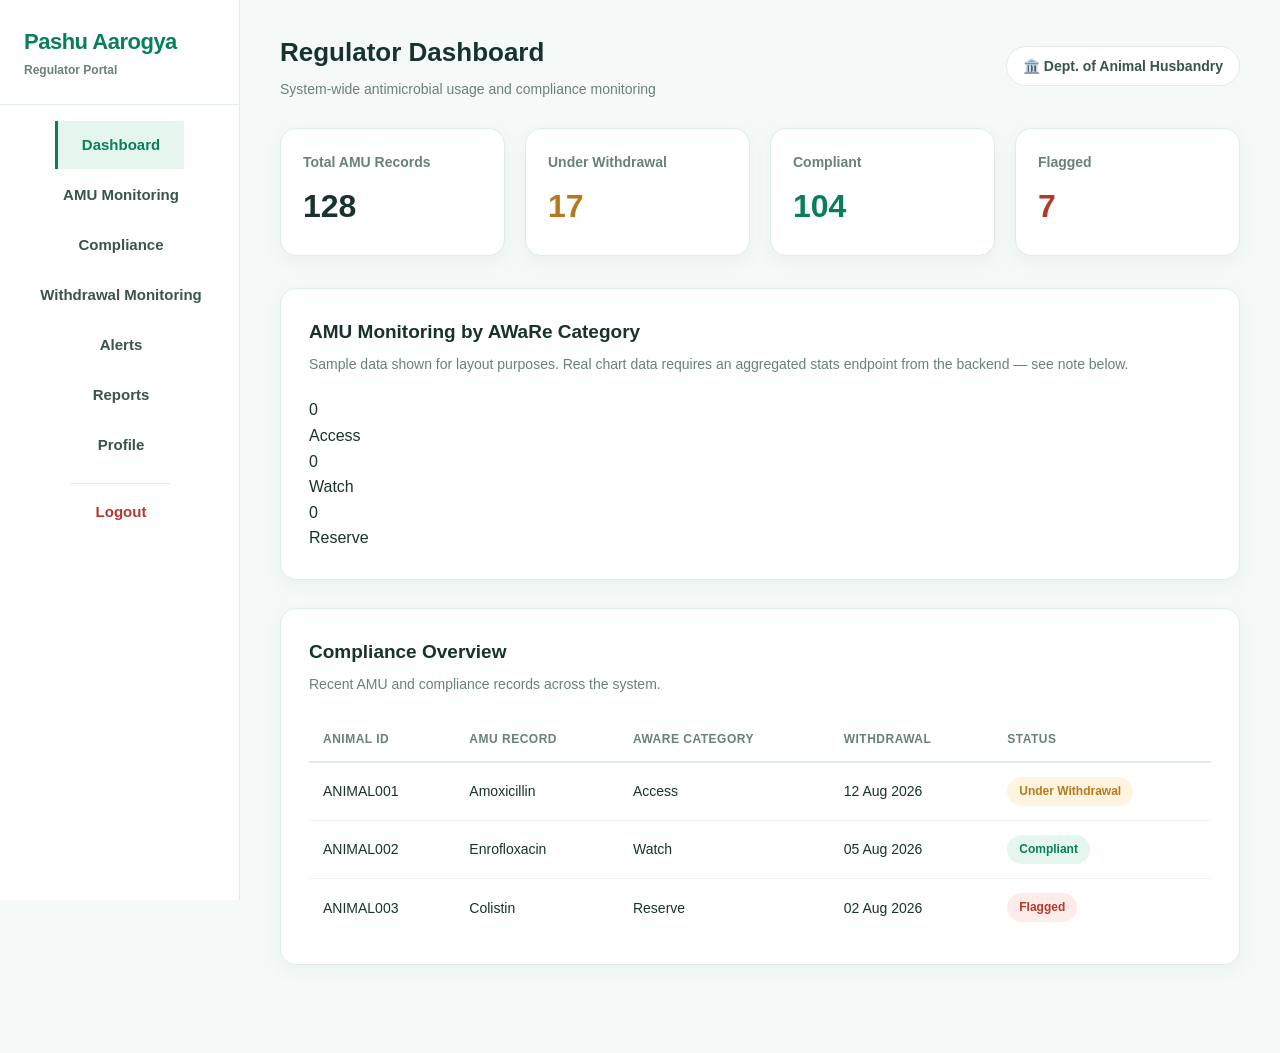
<file: pages/regulator-dashboard.html>
<!DOCTYPE html>
<html lang="en">
<head>
    <meta charset="UTF-8">
    <meta name="viewport" content="width=device-width, initial-scale=1.0">
    <title>Regulator Dashboard | Pashu Aarogya</title>
    <link rel="stylesheet" href="../css/style.css">
    <link rel="stylesheet" href="../css/dashboard.css">
</head>
<body>

    <div class="dashboard">

        <!-- ============ SIDEBAR ============ -->
        <aside class="sidebar">
            <div class="logo">
                <h2>Pashu Aarogya</h2>
                <span>Regulator Portal</span>
            </div>

            <nav>
                <a href="#" class="active">Dashboard</a>
                <a href="#">AMU Monitoring</a>
                <a href="#">Compliance</a>
                <a href="#">Withdrawal Monitoring</a>
                <a href="#">Alerts</a>
                <a href="#">Reports</a>
                <a href="#">Profile</a>
                <a href="../index.html" class="logout">Logout</a>
            </nav>
        </aside>

        <!-- ============ MAIN CONTENT ============ -->
        <main class="main-content">

            <div class="topbar">
                <div>
                    <h1>Regulator Dashboard</h1>
                    <p>System-wide antimicrobial usage and compliance monitoring</p>
                </div>
                <div class="user-chip">
                    🏛️ Dept. of Animal Husbandry
                </div>
            </div>

            <!-- ============ SUMMARY CARDS ============ -->
            <section class="summary-cards">
                <div class="summary-card">
                    <p class="label">Total AMU Records</p>
                    <p class="value">128</p>
                </div>
                <div class="summary-card">
                    <p class="label">Under Withdrawal</p>
                    <p class="value amber">17</p>
                </div>
                <div class="summary-card">
                    <p class="label">Compliant</p>
                    <p class="value green">104</p>
                </div>
                <div class="summary-card">
                    <p class="label">Flagged</p>
                    <p class="value red">7</p>
                </div>
            </section>

            <!-- ============ AMU MONITORING CHART ============ -->
            <section class="panel">
                <h2>AMU Monitoring by AWaRe Category</h2>
                <p class="panel-subtitle">
                    Sample data shown for layout purposes. Real chart data requires an aggregated stats endpoint from the backend — see note below.
                </p>

                <div class="bar-chart">
                    <div class="bar-column">
                        <span class="bar-value" id="accessValue">0</span>
                        <div class="bar access" style="height: 100%;"></div>
                        <span class="bar-label">Access</span>
                    </div>
                    <div class="bar-column">
                       <span class="bar-value" id="watchValue">0</span>
                        <div class="bar watch" style="height: 49%;"></div>
                        <span class="bar-label">Watch</span>
                    </div>
                    <div class="bar-column">
                        <span class="bar-value" id="reserveValue">0</span>
                        <div class="bar reserve" style="height: 15%;"></div>
                        <span class="bar-label">Reserve</span>
                    </div>
                </div>
            </section>

            <!-- ============ COMPLIANCE OVERVIEW ============ -->
            <section class="panel">
                <h2>Compliance Overview</h2>
                <p class="panel-subtitle">Recent AMU and compliance records across the system.</p>

                <table class="data-table">
                    <thead>
                        <tr>
                          <th>Animal ID</th>
<th>AMU Record</th>
<th>AWaRe Category</th>
<th>Withdrawal</th>
<th>Status</th>
                        </tr>
                    </thead>
                    <tbody id="amuRecordsBody">
                        <tr>
                            <td>ANIMAL001</td>
                            <td>Amoxicillin</td>
                            <td>Access</td>
                            <td>12 Aug 2026</td>
                            <td><span class="badge withdrawal">Under Withdrawal</span></td>
                        </tr>
                        <tr>
                            <td>ANIMAL002</td>
                            <td>Enrofloxacin</td>
                            <td>Watch</td>
                            <td>05 Aug 2026</td>
                            <td><span class="badge compliant">Compliant</span></td>
                        </tr>
                        <tr>
                            <td>ANIMAL003</td>
                            <td>Colistin</td>
                            <td>Reserve</td>
                            <td>02 Aug 2026</td>
                            <td><span class="badge flagged">Flagged</span></td>
                        </tr>
                    </tbody>
                </table>
            </section>

        </main>
    </div>

    <script src="../js/regulator-dashboard.js"></script>

</body>
</html>
</file>
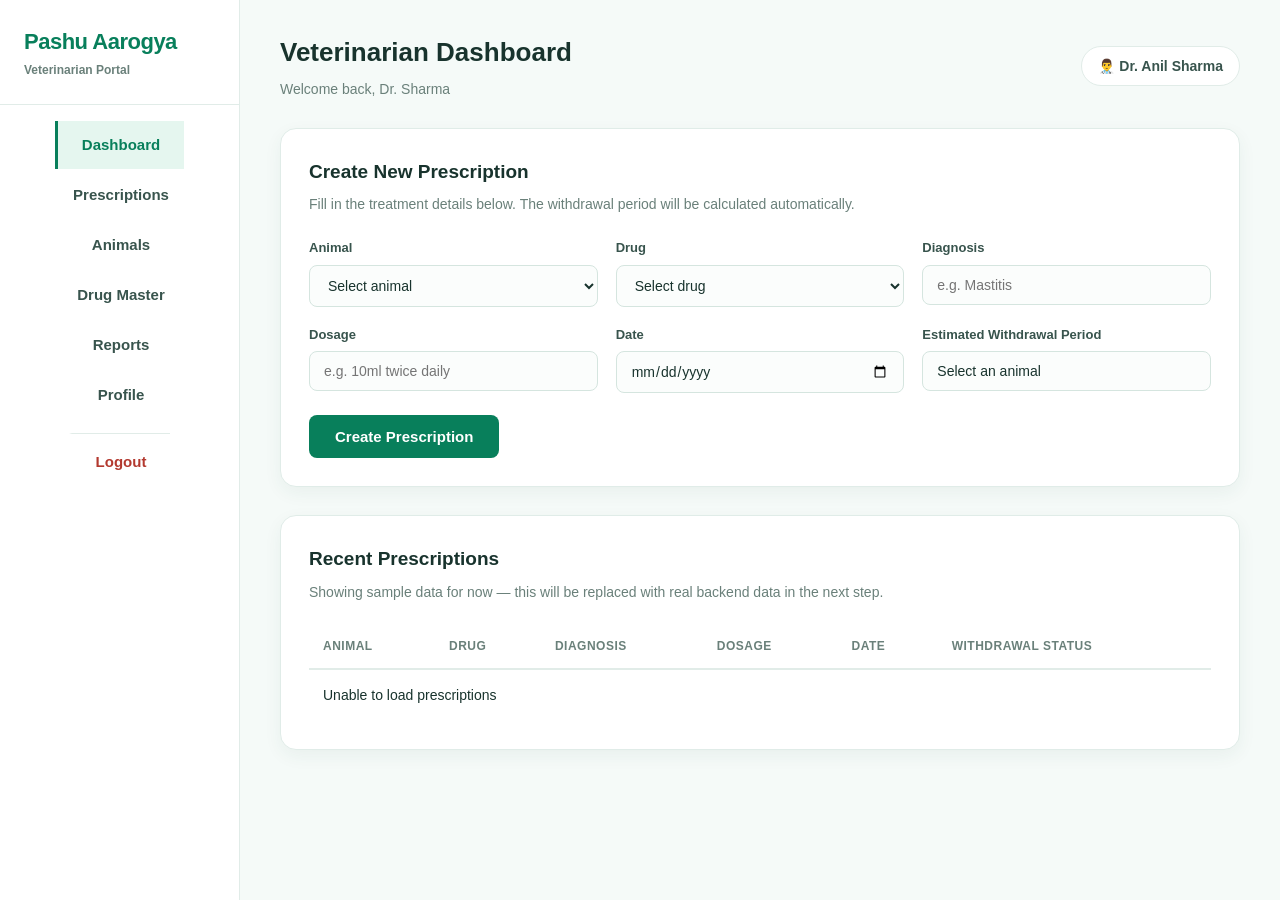
<file: pages/vet-dashboard.html>
<!DOCTYPE html>
<html lang="en">
<head>
    <meta charset="UTF-8">
    <meta name="viewport" content="width=device-width, initial-scale=1.0">
    <title>Veterinarian Dashboard | Pashu Aarogya</title>
    <!-- Note the ../ because this file lives inside /pages -->
    <link rel="stylesheet" href="../css/style.css">
    <link rel="stylesheet" href="../css/dashboard.css">
</head>
<body>

    <div class="dashboard">

        <!-- ============ SIDEBAR ============ -->
        <aside class="sidebar">
            <div class="logo">
                <h2>Pashu Aarogya</h2>
                <span>Veterinarian Portal</span>
            </div>

            <nav>
                <a href="#" class="active">Dashboard</a>
                <a href="#">Prescriptions</a>
                <a href="#">Animals</a>
                <a href="#">Drug Master</a>
                <a href="#">Reports</a>
                <a href="#">Profile</a>
                <a href="../index.html" class="logout">Logout</a>
            </nav>
        </aside>

        <!-- ============ MAIN CONTENT ============ -->
        <main class="main-content">

            <div class="topbar">
                <div>
                    <h1>Veterinarian Dashboard</h1>
                    <p>Welcome back, Dr. Sharma</p>
                </div>
                <div class="user-chip">
                    👨‍⚕️ Dr. Anil Sharma
                </div>
            </div>

            <!-- ============ CREATE PRESCRIPTION FORM ============ -->
            <section class="panel">
                <h2>Create New Prescription</h2>
                <p class="panel-subtitle">
                    Fill in the treatment details below. The withdrawal period will be calculated automatically.
                </p>

                <!-- This message box will be used later to show success / error from the backend -->
                <div class="status-message success" id="prescriptionStatus"></div>

                <form id="prescriptionForm">
                    <div class="form-grid">

                        <div class="form-field">
                            <label for="animal">Animal</label>
                            <select id="animal" name="animal">
                                <option value="">Select animal</option>
                                <option value="ANIMAL001">ANIMAL001 - Cow</option>
                                <option value="ANIMAL002">ANIMAL002 - Buffalo</option>
                                <option value="ANIMAL003">ANIMAL003 - Goat</option>
                            </select>
                        </div>

                        <div class="form-field">
                            <label for="drug">Drug</label>
                          <select id="drug" name="drug">
    <option value="">Select drug</option>
    <option value="DRUG001">Amoxicillin (Access)</option>
</select>
                        </div>

                        <div class="form-field">
                            <label for="diagnosis">Diagnosis</label>
                            <input type="text" id="diagnosis" name="diagnosis" placeholder="e.g. Mastitis">
                        </div>

                        <div class="form-field">
                            <label for="dosage">Dosage</label>
                            <input type="text" id="dosage" name="dosage" placeholder="e.g. 10ml twice daily">
                        </div>

                        <div class="form-field">
                            <label for="date">Date</label>
                            <input type="date" id="date" name="date">
                        </div>
<div class="form-field">
    <label>Estimated Withdrawal Period</label>
    <input
        type="text"
        id="withdrawalPeriod"
        value="Select an animal"
        disabled
    >
</div>

                    </div>

                    <button type="submit" class="btn-primary">Create Prescription</button>
                </form>
            </section>

            <!-- ============ RECENT PRESCRIPTIONS TABLE ============ -->
            <section class="panel">
                <h2>Recent Prescriptions</h2>
                <p class="panel-subtitle">
                    Showing sample data for now — this will be replaced with real backend data in the next step.
                </p>

                <table class="data-table">
                    <thead>
                        <tr>
                            <th>Animal</th>
                            <th>Drug</th>
                            <th>Diagnosis</th>
                            <th>Dosage</th>
                            <th>Date</th>
                            <th>Withdrawal Status</th>
                        </tr>
                    </thead>
                    <tbody id="prescriptionsTableBody">
                        <tr>
                            <td>ANIMAL001</td>
                            <td>Amoxicillin</td>
                            <td>Mastitis</td>
                            <td>10ml twice daily</td>
                            <td>12 Aug 2026</td>
                            <td><span class="badge withdrawal">Withdrawal Active</span></td>
                        </tr>
                        <tr>
                            <td>ANIMAL002</td>
                            <td>Enrofloxacin</td>
                            <td>Respiratory infection</td>
                            <td>5ml once daily</td>
                            <td>05 Aug 2026</td>
                            <td><span class="badge compliant">Compliant</span></td>
                        </tr>
                        <tr>
                            <td>ANIMAL003</td>
                            <td>Colistin</td>
                            <td>Bacterial gut infection</td>
                            <td>3ml twice daily</td>
                            <td>02 Aug 2026</td>
                            <td><span class="badge flagged">Flagged</span></td>
                        </tr>
                    </tbody>
                </table>
            </section>

        </main>
    </div>

    <!-- We'll connect this form to the real backend in the next step -->
  <script src="../js/vet-dashboard.js"></script>

</body>
</html>
</file>
<file: css/style.css>
/* =========================================
   PASHU AAROGYA - MAIN DESIGN SYSTEM
   ========================================= */


/* ---------- Basic Reset ---------- */

* {
    margin: 0;
    padding: 0;
    box-sizing: border-box;
}


/* ---------- Smooth Scrolling ---------- */

html {
    scroll-behavior: smooth;
    scroll-padding-top: 90px;
}


/* ---------- Body ---------- */

body {
    font-family: Arial, Helvetica, sans-serif;
    background: #f5faf8;
    color: #18332d;
    line-height: 1.6;
}


/* ---------- Reusable Container ---------- */

.container {
    width: 90%;
    max-width: 1200px;
    margin: 0 auto;
}


/* =========================================
   HEADER
   ========================================= */

header {
    background: #ffffff;
    border-bottom: 1px solid #e1ece8;

    padding: 18px 5%;

    display: flex;
    justify-content: space-between;
    align-items: center;

    position: sticky;
    top: 0;

    z-index: 1000;
}


/* Logo */

header h2 {
    color: #087f5b;
    font-size: 28px;
    letter-spacing: -0.5px;
}


/* Navigation */

nav {
    display: flex;
    align-items: center;
    gap: 28px;
}


nav a {
    color: #38544d;
    text-decoration: none;

    font-size: 15px;
    font-weight: 600;

    transition: 0.2s ease;

    position: relative;
}


/* Navigation hover */

nav a:hover {
    color: #087f5b;
}


/* Small underline animation */

nav a::after {
    content: "";

    position: absolute;

    width: 0;
    height: 2px;

    left: 0;
    bottom: -6px;

    background: #087f5b;

    transition: width 0.2s ease;
}


nav a:hover::after {
    width: 100%;
}


/* =========================================
   HOME / HERO SECTION
   ========================================= */

#home {
    background: linear-gradient(
        135deg,
        #eaf8f2 0%,
        #f8fcfa 55%,
        #e3f4ee 100%
    );

    padding: 110px 8%;

    text-align: center;

    min-height: 650px;

    display: flex;
    flex-direction: column;
    justify-content: center;
    align-items: center;
}


/* Hero small heading */

#home p:first-child {
    display: inline-block;

    background: #d8f2e8;

    color: #087f5b;

    padding: 8px 18px;

    border-radius: 50px;

    font-size: 14px;

    font-weight: 700;

    margin-bottom: 20px;
}


/* Main title */

#home h1 {
    color: #087f5b;

    font-size: 64px;

    line-height: 1.1;

    margin-bottom: 20px;
}


/* Hero subtitle */

#home h2 {
    max-width: 800px;

    margin: 0 auto 20px;

    font-size: 30px;

    line-height: 1.3;

    color: #18332d;
}


/* Hero description */

#home p:not(:first-child) {
    max-width: 650px;

    margin: 0 auto 30px;

    color: #58716a;

    font-size: 18px;
}


/* Hero button */

#home .portal-button {
    display: inline-block;

    background: #087f5b;

    color: #ffffff;

    text-decoration: none;

    padding: 14px 30px;

    border-radius: 10px;

    font-weight: 700;

    box-shadow:
        0 8px 20px rgba(8, 127, 91, 0.18);

    transition: 0.2s ease;
}


#home .portal-button:hover {
    background: #066b4d;

    transform: translateY(-3px);

    box-shadow:
        0 12px 25px rgba(8, 127, 91, 0.25);
}


/* =========================================
   GENERAL SECTION STYLING
   ========================================= */

#about,
#features,
#how-it-works,
#roles {
    padding: 90px 8%;

    text-align: center;
}


#about h2,
#features h2,
#how-it-works h2,
#roles h2 {
    font-size: 36px;

    color: #18332d;

    margin-bottom: 15px;
}


#about > p,
#features > p,
#how-it-works > p,
#roles > p {
    max-width: 750px;

    margin: 0 auto 20px;

    color: #6a807a;

    font-size: 16px;
}


/* =========================================
   ABOUT SECTION
   ========================================= */

#about {
    background: #ffffff;

    min-height: 420px;

    display: flex;

    flex-direction: column;

    justify-content: center;

    align-items: center;
}


#about h2 {
    color: #087f5b;

    margin-bottom: 25px;
}


#about p {
    max-width: 800px;

    margin: 0 auto 15px;

    color: #58716a;

    font-size: 17px;
}


/* =========================================
   FEATURES SECTION
   ========================================= */

#features {
    background: #f5faf8;
}


#features h2 {
    color: #087f5b;
}


/* Feature cards container */

.feature-container {
    display: flex;

    justify-content: center;

    align-items: stretch;

    flex-wrap: wrap;

    gap: 25px;

    margin-top: 45px;
}


/* Feature card */

.feature-card {
    width: 250px;

    min-height: 230px;

    padding: 30px 25px;

    background: #ffffff;

    border: 1px solid #e0ece8;

    border-radius: 18px;

    box-shadow:
        0 8px 25px rgba(31, 77, 65, 0.07);

    text-align: center;

    transition: 0.25s ease;

    display: flex;

    flex-direction: column;

    justify-content: center;
}


/* Feature card hover */

.feature-card:hover {
    transform: translateY(-8px);

    box-shadow:
        0 15px 35px rgba(31, 77, 65, 0.12);

    border-color: #b9dfd2;
}


/* Feature heading */

.feature-card h3 {
    color: #087f5b;

    font-size: 20px;

    margin-bottom: 15px;
}


/* Feature description */

.feature-card p {
    color: #61766f;

    font-size: 15px;
}


/* =========================================
   HOW IT WORKS SECTION
   ========================================= */

#how-it-works {
    background: #ffffff;
}


#how-it-works h2 {
    color: #087f5b;
}


/* Steps container */

.steps {
    display: flex;

    justify-content: center;

    align-items: stretch;

    flex-wrap: wrap;

    gap: 25px;

    margin-top: 45px;
}


/* Step cards */

.steps article {
    width: 230px;

    min-height: 240px;

    padding: 30px 25px;

    background: #f5faf8;

    border: 1px solid #e0ece8;

    border-radius: 18px;

    text-align: center;

    transition: 0.25s ease;
}


.steps article:hover {
    transform: translateY(-6px);

    border-color: #b9dfd2;

    box-shadow:
        0 12px 30px rgba(31, 77, 65, 0.10);
}


/* Number circle */

.steps span {
    display: inline-flex;

    align-items: center;

    justify-content: center;

    width: 50px;

    height: 50px;

    margin-bottom: 18px;

    background: #087f5b;

    color: #ffffff;

    border-radius: 50%;

    font-size: 18px;

    font-weight: 700;
}


/* Step title */

.steps h3 {
    color: #18332d;

    font-size: 19px;

    margin-bottom: 12px;
}


/* Step description */

.steps p {
    color: #61766f;

    font-size: 14px;
}


/* =========================================
   ROLE SELECTION SECTION
   ========================================= */

#roles {
    padding: 90px 8%;

    background: #ffffff;

    text-align: center;
}


#roles > h2 {
    font-size: 36px;

    color: #18332d;

    margin-bottom: 10px;
}


#roles > p {
    color: #6a807a;

    margin-bottom: 45px;
}


/* =========================================
   ROLE CARDS
   ========================================= */

#roles article {
    display: inline-flex;

    vertical-align: top;

    flex-direction: column;

    justify-content: space-between;

    width: 260px;

    min-height: 260px;

    margin: 10px;

    padding: 28px;

    background: #ffffff;

    border: 1px solid #e0ece8;

    border-radius: 18px;

    text-align: left;

    box-shadow:
        0 8px 25px rgba(31, 77, 65, 0.07);

    transition: 0.25s ease;
}


#roles article:hover {
    transform: translateY(-6px);

    box-shadow:
        0 15px 35px rgba(31, 77, 65, 0.12);

    border-color: #b9dfd2;
}


#roles article h3 {
    color: #087f5b;

    font-size: 21px;

    margin-bottom: 12px;
}


#roles article p {
    color: #61766f;

    font-size: 15px;

    margin-bottom: 25px;
}


/* =========================================
   PORTAL BUTTONS
   ========================================= */

.portal-button {
    display: inline-block;

    background: #087f5b;

    color: #ffffff;

    text-decoration: none;

    padding: 11px 18px;

    border-radius: 8px;

    font-weight: 700;

    text-align: center;

    cursor: pointer;

    transition: 0.2s ease;
}


.portal-button:hover {
    background: #066b4d;

    color: #ffffff;

    transform: translateY(-2px);

    box-shadow:
        0 6px 15px rgba(8, 127, 91, 0.18);
}


/* =========================================
   FOOTER / CONTACT
   ========================================= */

footer {
    background: #12352d;

    color: #d7e8e2;

    text-align: center;

    padding: 50px 20px;
}


footer h2 {
    color: #ffffff;

    margin-bottom: 15px;

    font-size: 28px;
}


footer p {
    font-size: 14px;

    margin: 6px 0;
}


/* =========================================
   RESPONSIVE DESIGN
   ========================================= */

@media (max-width: 900px) {

    /* Header */

    header {
        flex-direction: column;

        gap: 15px;
    }


    nav {
        flex-wrap: wrap;

        justify-content: center;

        gap: 15px;
    }


    /* Home */

    #home {
        padding: 75px 6%;

        min-height: 550px;
    }


    #home h1 {
        font-size: 52px;
    }


    #home h2 {
        font-size: 25px;
    }


    /* Sections */

    #about,
    #features,
    #how-it-works,
    #roles {
        padding: 70px 5%;
    }


    /* Features */

    .feature-card {
        width: 230px;
    }


    /* Steps */

    .steps article {
        width: 220px;
    }


    /* Roles */

    #roles article {
        width: 240px;
    }
}


/* =========================================
   MOBILE DESIGN
   ========================================= */

@media (max-width: 600px) {

    /* Header */

    header {
        padding: 16px 20px;
    }


    header h2 {
        font-size: 24px;
    }


    nav {
        gap: 10px;
    }


    nav a {
        font-size: 13px;
    }


    /* Home */

    #home {
        padding: 65px 20px;

        min-height: 520px;
    }


    #home h1 {
        font-size: 44px;
    }


    #home h2 {
        font-size: 22px;
    }


    #home p:not(:first-child) {
        font-size: 16px;
    }


    /* Sections */

    #about,
    #features,
    #how-it-works,
    #roles {
        padding: 60px 15px;
    }


    #about h2,
    #features h2,
    #how-it-works h2,
    #roles > h2 {
        font-size: 30px;
    }


    /* Feature cards */

    .feature-container {
        flex-direction: column;

        align-items: center;
    }


    .feature-card {
        width: 100%;

        max-width: 400px;
    }


    /* How it works */

    .steps {
        flex-direction: column;

        align-items: center;
    }


    .steps article {
        width: 100%;

        max-width: 400px;
    }


    /* Role cards */

    #roles article {
        display: flex;

        width: 100%;

        max-width: 400px;

        margin: 10px auto;
    }


    /* Footer */

    footer {
        padding: 40px 20px;
    }

}
</file>
<file: css/dashboard.css>
/* =========================================
   Pashu Aarogya - DASHBOARD DESIGN SYSTEM
   Shared by: Vet, Farmer, Collector, Regulator dashboards
   ========================================= */

/* ---------- Dashboard Layout Shell ---------- */

.dashboard {
    display: flex;
    min-height: 100vh;
    background: #f5faf8;
}


/* ---------- Sidebar ---------- */

.sidebar {
    width: 240px;
    flex-shrink: 0;
    background: #ffffff;
    border-right: 1px solid #e1ece8;
    padding: 24px 0;
    position: sticky;
    top: 0;
    height: 100vh;
    overflow-y: auto;
}

.sidebar .logo {
    padding: 0 24px 24px;
    border-bottom: 1px solid #e1ece8;
    margin-bottom: 16px;
}

.sidebar .logo h2 {
    color: #087f5b;
    font-size: 22px;
    letter-spacing: -0.5px;
}

.sidebar .logo span {
    display: block;
    font-size: 12px;
    color: #6a807a;
    font-weight: 600;
    margin-top: 2px;
}

.sidebar nav {
    display: flex;
    flex-direction: column;
    gap: 2px;
}

.sidebar nav a {
    display: flex;
    align-items: center;
    gap: 12px;
    padding: 12px 24px;
    color: #38544d;
    text-decoration: none;
    font-size: 15px;
    font-weight: 600;
    border-left: 3px solid transparent;
    transition: 0.2s ease;
}

.sidebar nav a:hover {
    background: #f0f9f5;
    color: #087f5b;
}

.sidebar nav a.active {
    background: #e5f6ef;
    color: #087f5b;
    border-left: 3px solid #087f5b;
}

.sidebar nav a.logout {
    margin-top: 12px;
    padding-top: 16px;
    border-top: 1px solid #e1ece8;
    color: #b3392f;
}

.sidebar nav a.logout:hover {
    background: #fdecea;
    color: #b3392f;
}


/* ---------- Main Content Area ---------- */

.main-content {
    flex: 1;
    padding: 32px 40px 60px;
}


/* ---------- Topbar ---------- */

.topbar {
    display: flex;
    justify-content: space-between;
    align-items: center;
    margin-bottom: 28px;
}

.topbar h1 {
    font-size: 26px;
    color: #18332d;
}

.topbar p {
    color: #6a807a;
    font-size: 14px;
    margin-top: 4px;
}

.topbar .user-chip {
    display: flex;
    align-items: center;
    gap: 10px;
    background: #ffffff;
    border: 1px solid #e1ece8;
    padding: 8px 16px;
    border-radius: 50px;
    font-size: 14px;
    font-weight: 600;
    color: #38544d;
}


/* ---------- Summary Cards (used on dashboard home views) ---------- */

.summary-cards {
    display: grid;
    grid-template-columns: repeat(auto-fit, minmax(200px, 1fr));
    gap: 20px;
    margin-bottom: 32px;
}

.summary-card {
    background: #ffffff;
    border: 1px solid #e0ece8;
    border-radius: 16px;
    padding: 22px;
    box-shadow: 0 6px 18px rgba(31, 77, 65, 0.06);
}

.summary-card p.label {
    color: #6a807a;
    font-size: 14px;
    font-weight: 600;
    margin-bottom: 8px;
}

.summary-card p.value {
    color: #18332d;
    font-size: 32px;
    font-weight: 700;
}

.summary-card p.value.green { color: #087f5b; }
.summary-card p.value.amber { color: #b7791f; }
.summary-card p.value.red { color: #b3392f; }


/* ---------- Panels / Cards ---------- */

.panel {
    background: #ffffff;
    border: 1px solid #e0ece8;
    border-radius: 16px;
    padding: 28px;
    box-shadow: 0 6px 18px rgba(31, 77, 65, 0.06);
    margin-bottom: 28px;
}

.panel h2 {
    font-size: 19px;
    color: #18332d;
    margin-bottom: 6px;
}

.panel p.panel-subtitle {
    color: #6a807a;
    font-size: 14px;
    margin-bottom: 22px;
}


/* ---------- Forms ---------- */

.form-grid {
    display: grid;
    grid-template-columns: repeat(auto-fit, minmax(220px, 1fr));
    gap: 18px;
    margin-bottom: 22px;
}

.form-field {
    display: flex;
    flex-direction: column;
}

.form-field label {
    font-size: 13px;
    font-weight: 700;
    color: #38544d;
    margin-bottom: 6px;
}

.form-field input,
.form-field select,
.form-field textarea {
    border: 1px solid #d5e5df;
    border-radius: 8px;
    padding: 11px 14px;
    font-size: 14px;
    font-family: inherit;
    color: #18332d;
    background: #fbfdfc;
    transition: 0.2s ease;
}

.form-field input:focus,
.form-field select:focus,
.form-field textarea:focus {
    outline: none;
    border-color: #087f5b;
    background: #ffffff;
}

.btn-primary {
    display: inline-block;
    background: #087f5b;
    color: #ffffff;
    border: none;
    padding: 13px 26px;
    border-radius: 8px;
    font-weight: 700;
    font-size: 15px;
    cursor: pointer;
    transition: 0.2s ease;
}

.btn-primary:hover {
    background: #066b4d;
}

.btn-secondary {
    display: inline-block;
    background: #e5f6ef;
    color: #087f5b;
    border: none;
    padding: 13px 26px;
    border-radius: 8px;
    font-weight: 700;
    font-size: 15px;
    cursor: pointer;
    transition: 0.2s ease;
}

.btn-secondary:hover {
    background: #d8f2e8;
}


/* ---------- Status messages (success / error) ---------- */

.status-message {
    padding: 12px 18px;
    border-radius: 8px;
    font-size: 14px;
    font-weight: 600;
    margin-bottom: 20px;
    display: none;
}

.status-message.success {
    background: #e5f6ef;
    color: #087f5b;
    border: 1px solid #b9dfd2;
}

.status-message.error {
    background: #fdecea;
    color: #b3392f;
    border: 1px solid #f3c3bd;
}

.status-message.visible {
    display: block;
}


/* ---------- Tables ---------- */

table.data-table {
    width: 100%;
    border-collapse: collapse;
}

table.data-table th {
    text-align: left;
    font-size: 12px;
    text-transform: uppercase;
    letter-spacing: 0.5px;
    color: #6a807a;
    padding: 12px 14px;
    border-bottom: 2px solid #e1ece8;
}

table.data-table td {
    padding: 14px;
    font-size: 14px;
    color: #18332d;
    border-bottom: 1px solid #eef4f2;
}

table.data-table tr:last-child td {
    border-bottom: none;
}

table.data-table tr:hover td {
    background: #f8fcfa;
}


/* ---------- Status Badges ---------- */

.badge {
    display: inline-block;
    padding: 5px 12px;
    border-radius: 50px;
    font-size: 12px;
    font-weight: 700;
}

.badge.compliant,
.badge.valid,
.badge.complete {
    background: #e5f6ef;
    color: #087f5b;
}

.badge.withdrawal,
.badge.pending {
    background: #fff4e0;
    color: #b7791f;
}

.badge.flagged,
.badge.invalid {
    background: #fdecea;
    color: #b3392f;
}


/* ---------- Responsive ---------- */

@media (max-width: 900px) {
    .dashboard {
        flex-direction: column;
    }

    .sidebar {
        width: 100%;
        height: auto;
        position: relative;
        border-right: none;
        border-bottom: 1px solid #e1ece8;
    }

    .sidebar nav {
        flex-direction: row;
        flex-wrap: wrap;
        padding: 0 16px;
    }

    .sidebar nav a {
        border-left: none;
        border-radius: 8px;
        padding: 8px 14px;
    }

    .sidebar nav a.active {
        border-left: none;
        background: #087f5b;
        color: #ffffff;
    }

    .main-content {
        padding: 24px 20px 40px;
    }
}

@media (max-width: 600px) {
    .topbar {
        flex-direction: column;
        align-items: flex-start;
        gap: 12px;
    }

    .panel {
        padding: 20px;
    }
}
</file>
